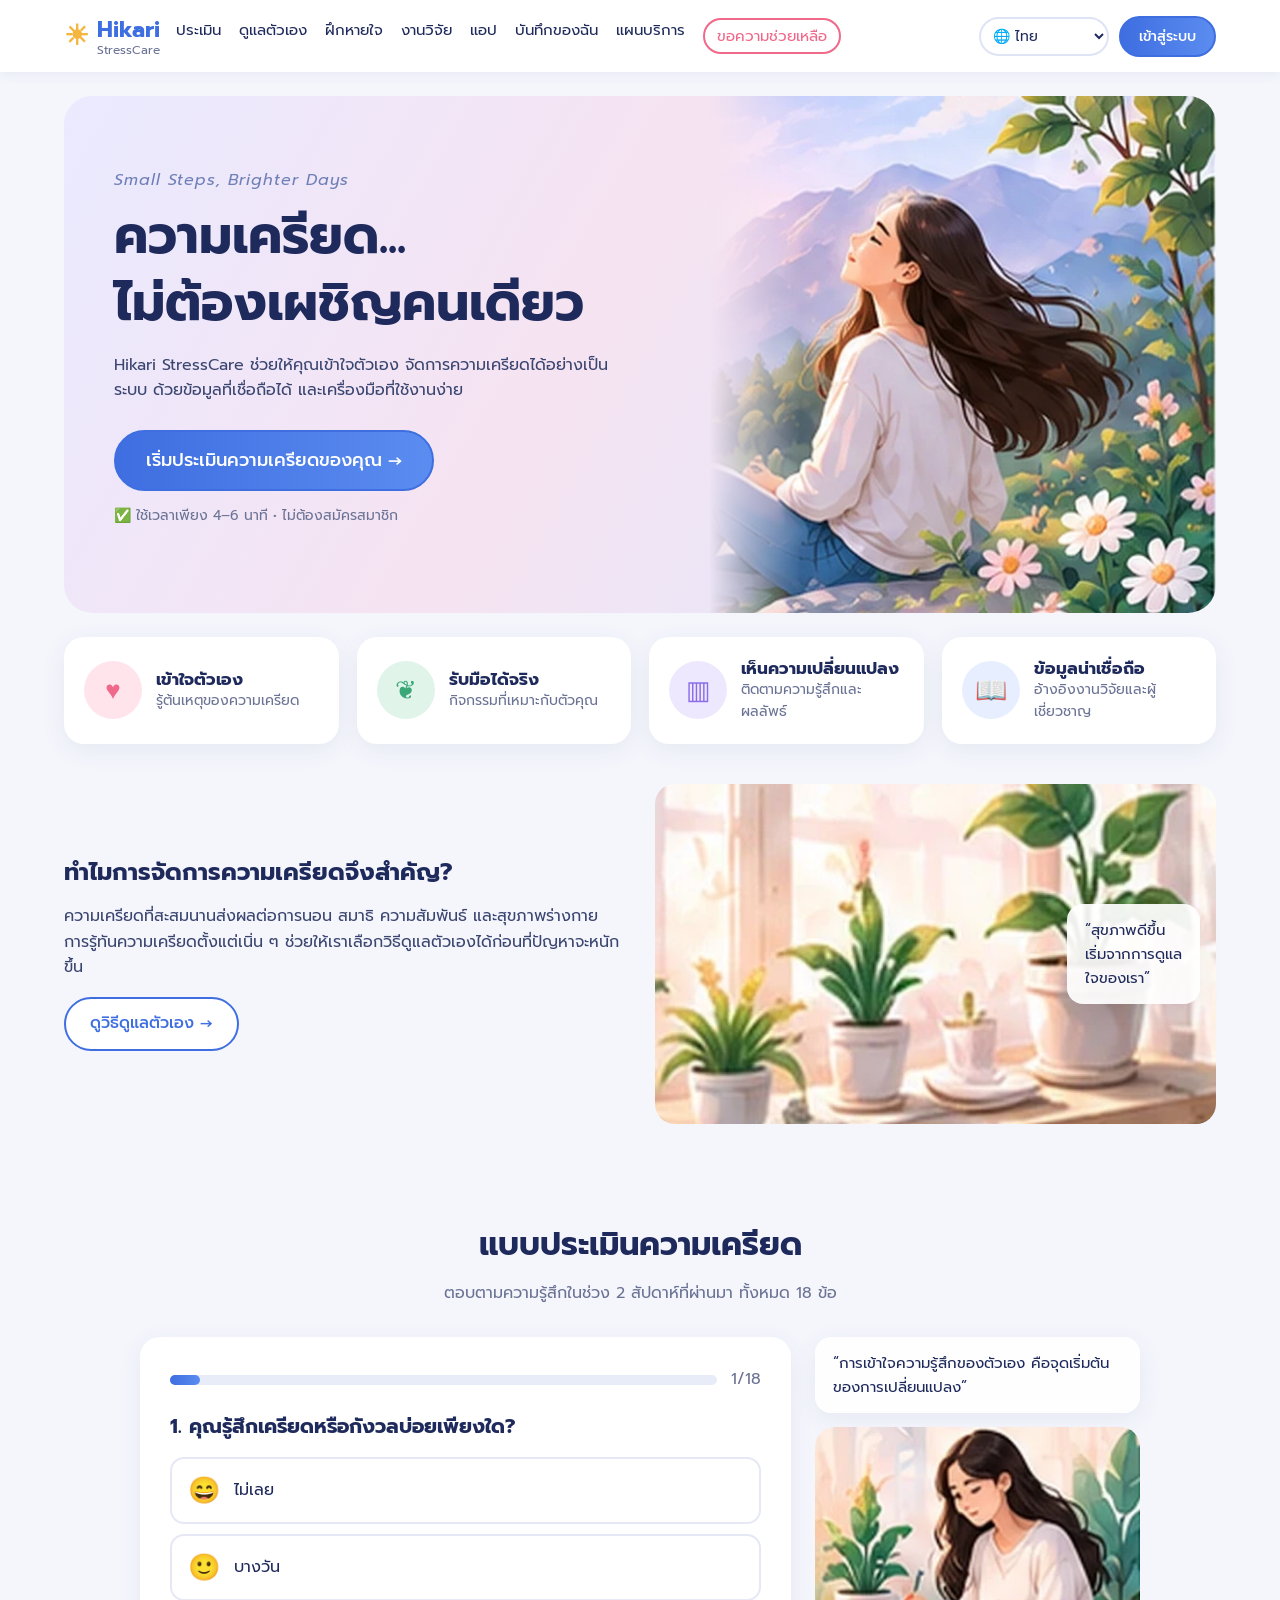
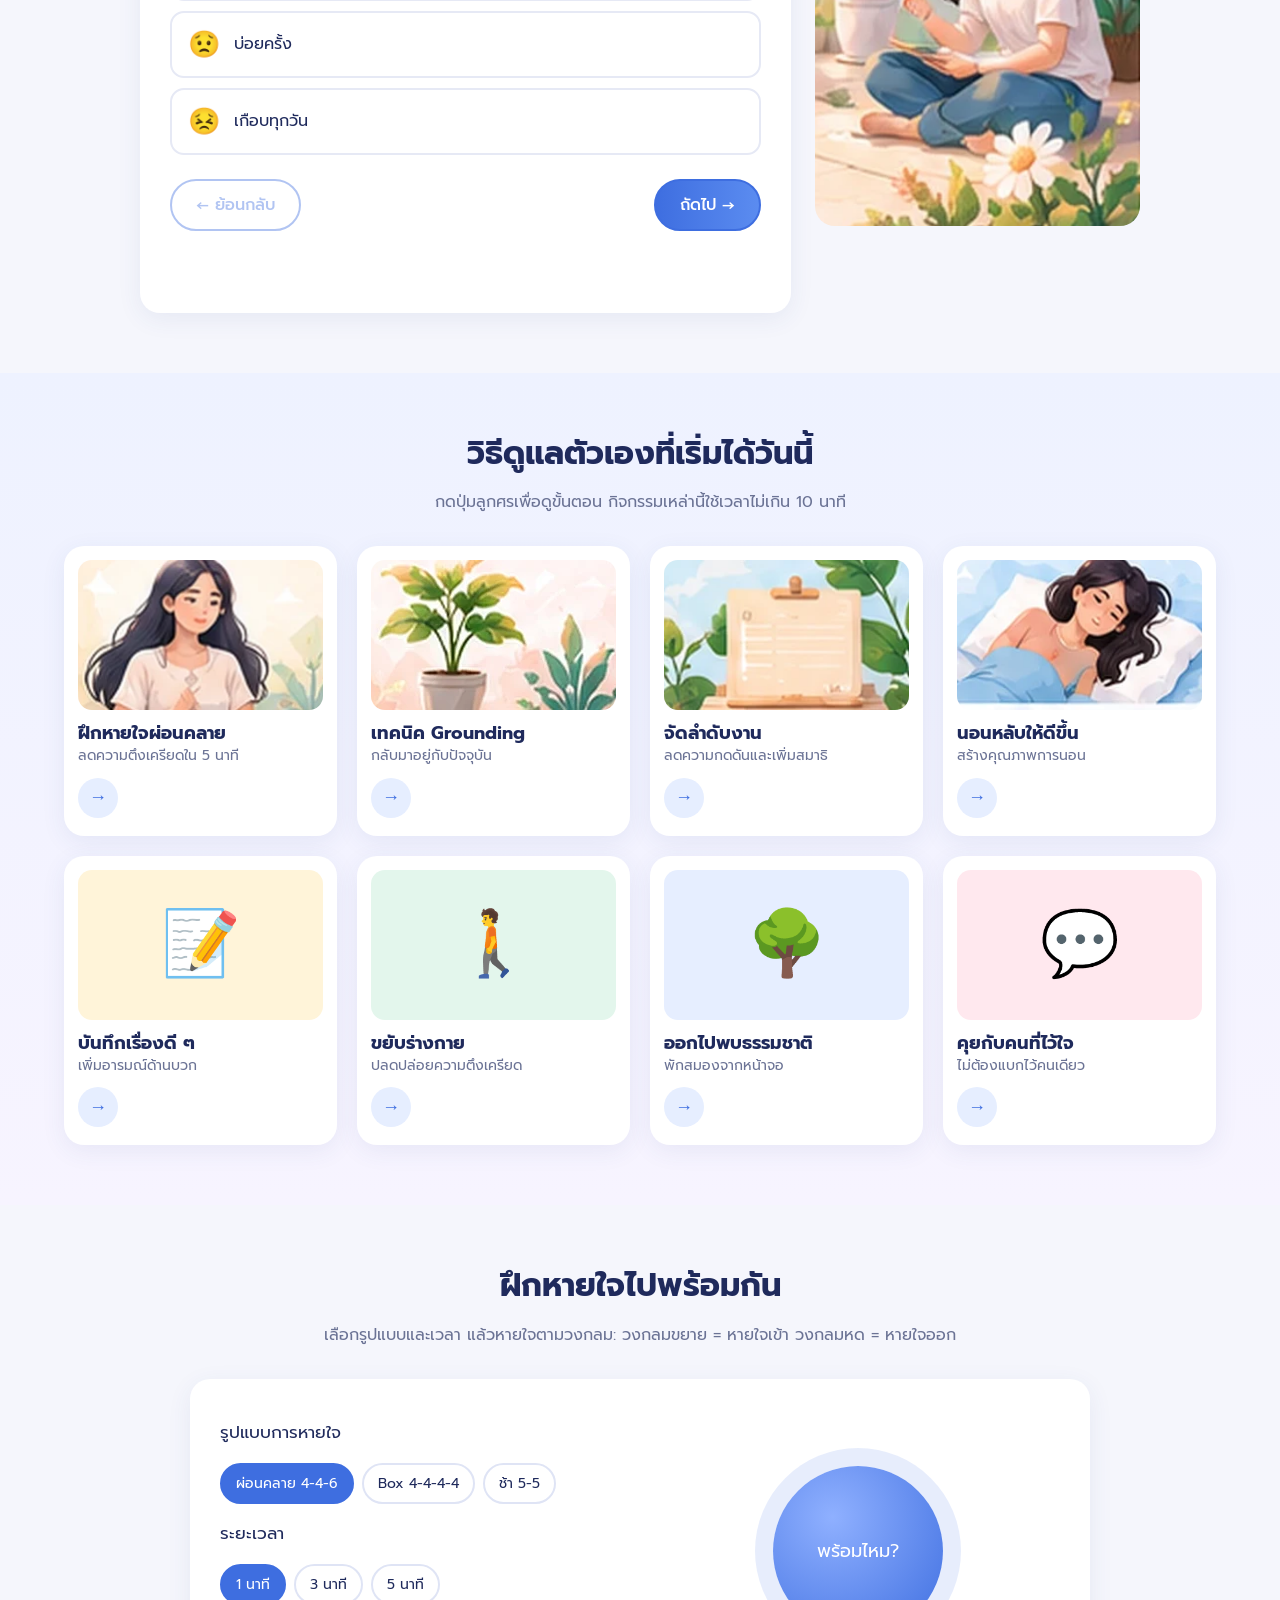
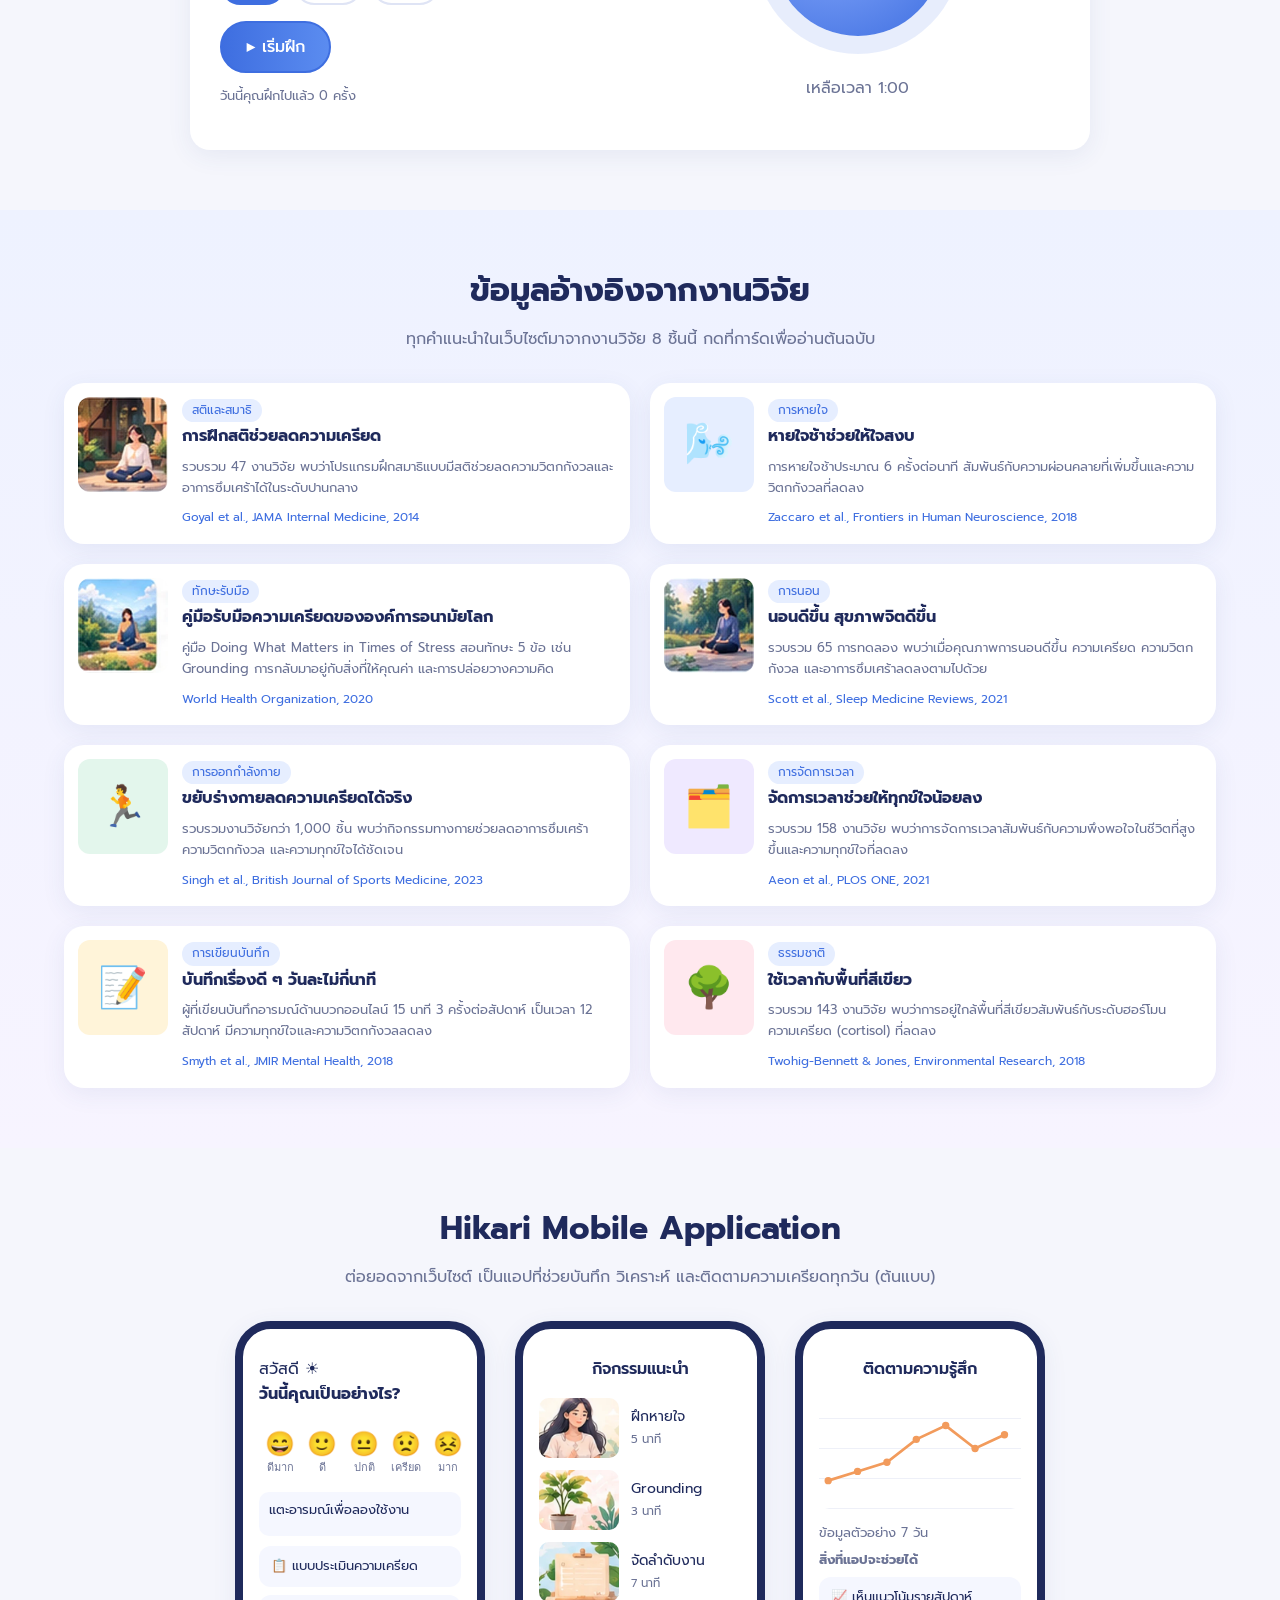
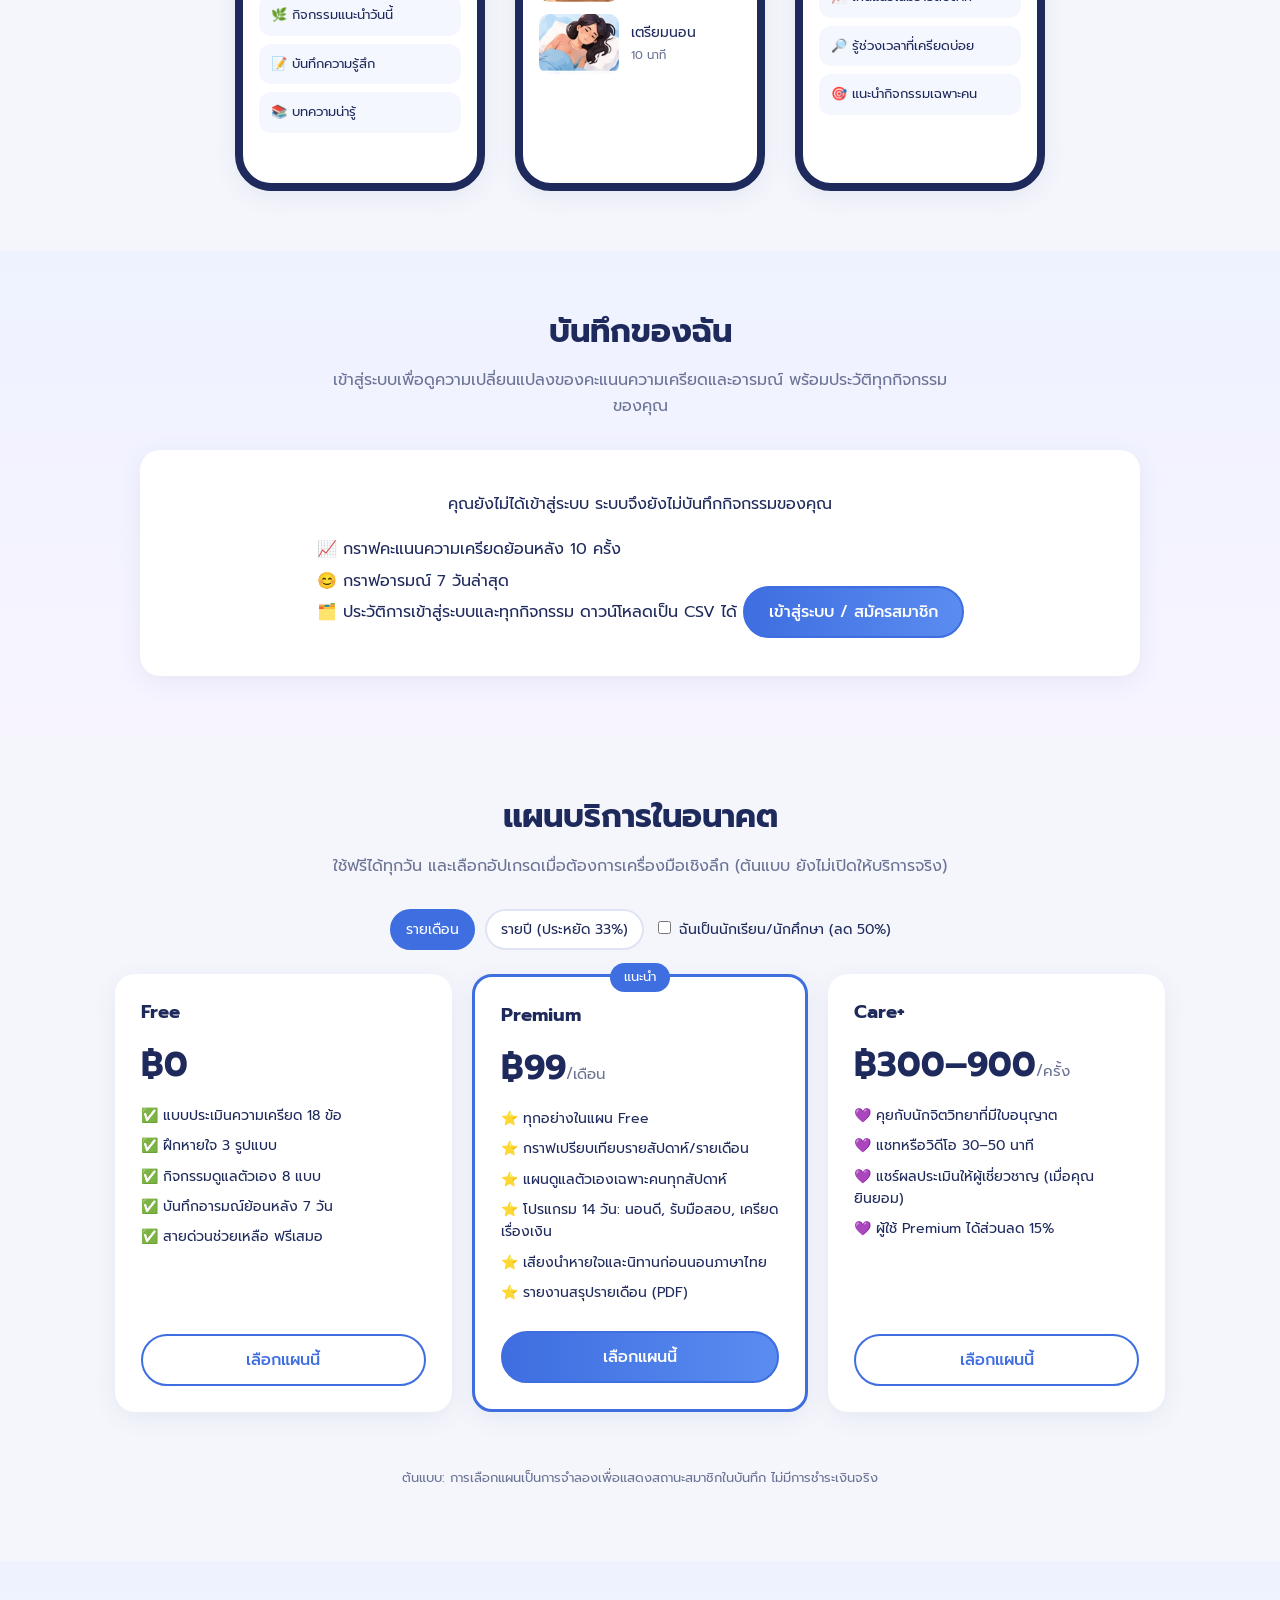
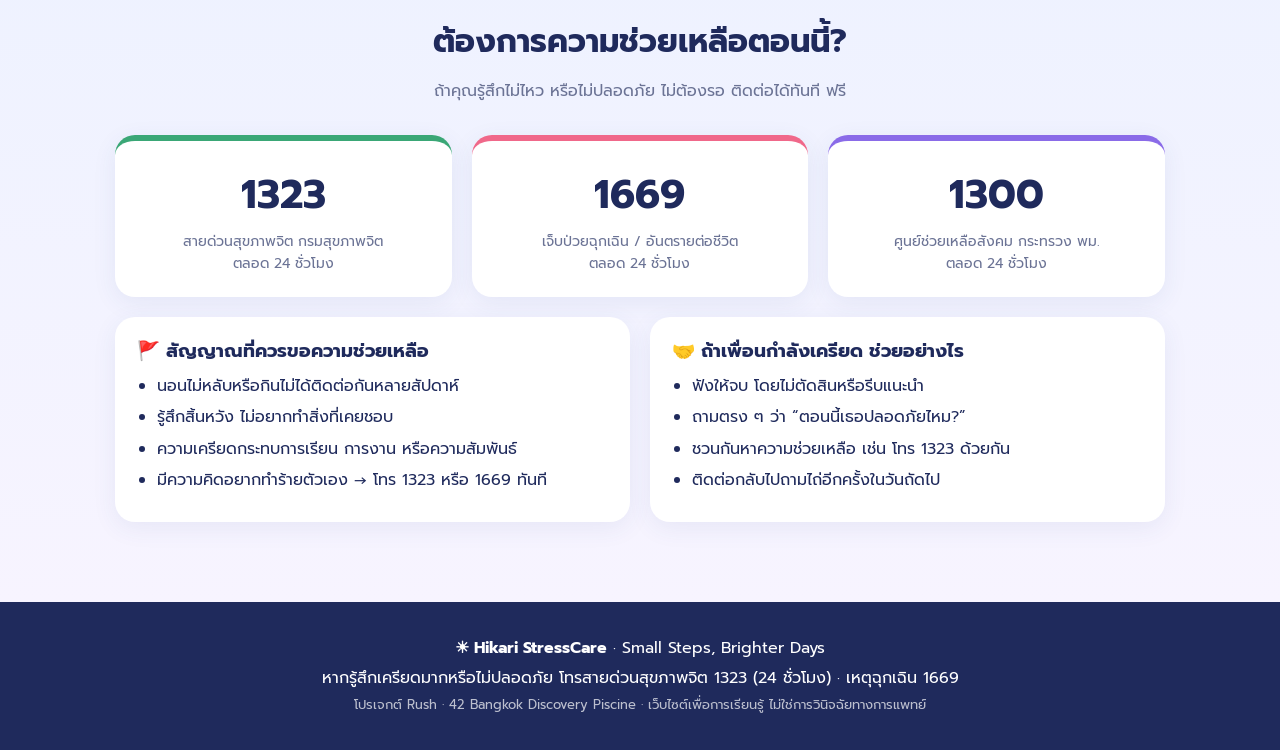
<file: rush/index.html>
<!DOCTYPE html>
<html lang="th">
<head>
    <meta charset="UTF-8">
    <meta name="viewport" content="width=device-width, initial-scale=1.0">
    <title>Hikari StressCare - ความเครียด ไม่ต้องเผชิญคนเดียว</title>
    <link rel="preconnect" href="https://fonts.googleapis.com">
    <link rel="stylesheet" href="https://fonts.googleapis.com/css2?family=Prompt:wght@400;500;600;700&display=swap">
    <link rel="stylesheet" href="style.css">
</head>
<body>

    <!-- ===== แถบเมนู (sticky) ===== -->
    <header class="topbar">
        <a href="#home" class="brand">
            <span class="brand-sun">☀</span>
            <span>Hikari<small>StressCare</small></span>
        </a>
        <button data-i18n-aria="header.1" id="menuButton" class="menu-button" aria-label="เปิดเมนู">☰</button>
        <nav id="navLinks" class="nav-links">
            <a data-i18n="header.2" href="#assessment">ประเมิน</a>
            <a data-i18n="header.3" href="#selfcare">ดูแลตัวเอง</a>
            <a data-i18n="header.4" href="#breathe">ฝึกหายใจ</a>
            <a data-i18n="header.5" href="#research">งานวิจัย</a>
            <a data-i18n="header.6" href="#app">แอป</a>
            <a data-i18n="header.7" href="#mylog">บันทึกของฉัน</a>
            <a data-i18n="header.8" href="#plans">แผนบริการ</a>
            <a data-i18n="header.9" href="#help" class="nav-help">ขอความช่วยเหลือ</a>
        </nav>
        <div class="top-actions">
            <select id="langSelect" class="lang-select" aria-label="เลือกภาษา">
                <option value="th">🌐 ไทย</option>
                <option value="en">🌐 English</option>
                <option value="zh">🌐 中文</option>
                <option value="hi">🌐 हिन्दी</option>
                <option value="es">🌐 Español</option>
                <option value="fr">🌐 Français</option>
                <option value="ar">🌐 العربية</option>
                <option value="pt">🌐 Português</option>
                <option value="ru">🌐 Русский</option>
                <option value="ja">🌐 日本語</option>
            </select>
            <button id="accountButton" class="btn btn-primary btn-small" data-dynamic>เข้าสู่ระบบ</button>
        </div>
    </header>

    <!-- ===== หน้าต่างเข้าสู่ระบบ / สมัครสมาชิก ===== -->
    <div id="authModal" class="modal hidden" role="dialog" aria-modal="true" aria-labelledby="authTitle">
        <div class="card modal-box">
            <button data-i18n-aria="auth.1" id="authClose" class="modal-close" aria-label="ปิดหน้าต่าง">×</button>
            <h2 id="authTitle" data-dynamic>เข้าสู่ระบบ</h2>
            <div class="chip-row">
                <button data-i18n="auth.2" id="tabLogin" class="chip selected">เข้าสู่ระบบ</button>
                <button data-i18n="auth.3" id="tabRegister" class="chip">สมัครสมาชิก</button>
            </div>
            <form id="authForm">
                <div class="field">
                    <div class="field-head">
                        <label for="authUser" data-i18n="auth.4">ชื่อผู้ใช้</label>
                        <!-- ชี้เมาส์ที่ ⓘ (หรือกด Tab มาที่ ⓘ) จึงแสดงเงื่อนไข -->
                        <div class="info-wrap" tabindex="0" aria-describedby="userRules">ⓘ
                            <ul id="userRules" class="rule-tip" role="tooltip">
                                <li data-rule="uchars" data-i18n="auth.r1">ใช้ได้เฉพาะ a–z และ 0–9</li>
                                <li data-rule="ulen" data-i18n="auth.r2">ยาว 5–30 ตัวอักษร</li>
                            </ul>
                        </div>
                    </div>
                    <input id="authUser" type="text" autocomplete="username" maxlength="30" aria-describedby="userRules">
                </div>
                <div class="field">
                    <div class="field-head">
                        <label for="authPass" data-i18n="auth.5">รหัสผ่าน</label>
                        <!-- ชี้เมาส์ที่ ⓘ (หรือกด Tab มาที่ ⓘ) จึงแสดงเงื่อนไข -->
                        <div class="info-wrap" tabindex="0" aria-describedby="passRules">ⓘ
                            <ul id="passRules" class="rule-tip" role="tooltip">
                                <li data-rule="plen" data-i18n="auth.r3">อย่างน้อย 8 ตัวอักษร</li>
                                <li data-rule="plower" data-i18n="auth.r4">มีตัวพิมพ์เล็ก (a–z)</li>
                                <li data-rule="pupper" data-i18n="auth.r5">มีตัวพิมพ์ใหญ่ (A–Z)</li>
                                <li data-rule="pdigit" data-i18n="auth.r6">มีตัวเลข (0–9)</li>
                                <li data-rule="pspecial" data-i18n="auth.r7">มีอักขระพิเศษ เช่น ! @ # $ %</li>
                            </ul>
                        </div>
                    </div>
                    <input id="authPass" type="password" autocomplete="current-password" maxlength="64" aria-describedby="passRules">
                </div>
                <p id="authMessage" class="quiz-message" data-dynamic></p>
                <button id="authSubmit" type="submit" class="btn btn-primary" data-dynamic>เข้าสู่ระบบ</button>
            </form>
            <p data-i18n="auth.6" class="disclaimer">ต้นแบบ: บัญชีและบันทึกเก็บไว้ในเบราว์เซอร์เครื่องนี้เท่านั้น รหัสผ่านถูกแปลงเป็นค่า hash ก่อนเก็บ แต่ไม่ควรใช้รหัสเดียวกับบัญชีจริง</p>
        </div>
    </div>

    <main>

        <!-- ===== 01 Hero ===== -->
        <section id="home" class="hero">
            <div class="hero-text">
                <p class="script">Small Steps, Brighter Days</p>
                <h1 data-i18n="home.1">ความเครียด...<br>ไม่ต้องเผชิญคนเดียว</h1>
                <p data-i18n="home.2" class="hero-lead">Hikari StressCare ช่วยให้คุณเข้าใจตัวเอง จัดการความเครียดได้อย่างเป็นระบบ ด้วยข้อมูลที่เชื่อถือได้ และเครื่องมือที่ใช้งานง่าย</p>
                <a data-i18n="home.3" href="#assessment" class="btn btn-primary btn-large">เริ่มประเมินความเครียดของคุณ →</a>
                <p data-i18n="home.4" class="hero-note">✅ ใช้เวลาเพียง 4–6 นาที • ไม่ต้องสมัครสมาชิก</p>
            </div>
            <img data-i18n-alt="home.5" src="images/hero-girl.webp" alt="หญิงสาวนั่งพักผ่อนริมทะเลสาบท่ามกลางดอกไม้" class="hero-image">
        </section>

        <!-- ===== 04–07 จุดเด่น 4 ข้อ ===== -->
        <section class="features">
            <a class="feature" href="#assessment">
                <span class="icon-circle pink">♥</span>
                <div>
                    <h3 data-i18n="features.1">เข้าใจตัวเอง</h3>
                    <p data-i18n="features.2">รู้ต้นเหตุของความเครียด</p>
                </div>
            </a>
            <a class="feature" href="#selfcare">
                <span class="icon-circle green">❦</span>
                <div>
                    <h3 data-i18n="features.3">รับมือได้จริง</h3>
                    <p data-i18n="features.4">กิจกรรมที่เหมาะกับตัวคุณ</p>
                </div>
            </a>
            <a class="feature" href="#mylog">
                <span class="icon-circle purple">▥</span>
                <div>
                    <h3 data-i18n="features.5">เห็นความเปลี่ยนแปลง</h3>
                    <p data-i18n="features.6">ติดตามความรู้สึกและผลลัพธ์</p>
                </div>
            </a>
            <a class="feature" href="#research">
                <span class="icon-circle blue">📖</span>
                <div>
                    <h3 data-i18n="features.7">ข้อมูลน่าเชื่อถือ</h3>
                    <p data-i18n="features.8">อ้างอิงงานวิจัยและผู้เชี่ยวชาญ</p>
                </div>
            </a>
        </section>

        <!-- ===== 03 ทำไมต้องดูแลใจ ===== -->
        <section class="why">
            <div class="why-text">
                <h2 data-i18n="why.1">ทำไมการจัดการความเครียดจึงสำคัญ?</h2>
                <p data-i18n="why.2">ความเครียดที่สะสมนานส่งผลต่อการนอน สมาธิ ความสัมพันธ์ และสุขภาพร่างกาย การรู้ทันความเครียดตั้งแต่เนิ่น ๆ ช่วยให้เราเลือกวิธีดูแลตัวเองได้ก่อนที่ปัญหาจะหนักขึ้น</p>
                <a data-i18n="why.3" href="#selfcare" class="btn btn-outline">ดูวิธีดูแลตัวเอง →</a>
            </div>
            <div class="why-image">
                <img data-i18n-alt="why.4" src="images/plants.webp" alt="กระถางต้นไม้ริมหน้าต่างในแสงยามเช้า">
                <p data-i18n="why.5" class="bubble">“สุขภาพดีขึ้น<br>เริ่มจากการดูแล<br>ใจของเรา”</p>
            </div>
        </section>

        <!-- ===== 02 แบบประเมิน + 09–11 ผลประเมิน ===== -->
        <section id="assessment" class="section">
            <div class="section-heading">
                <h2 data-i18n="assessment.1">แบบประเมินความเครียด</h2>
                <p data-i18n="assessment.2">ตอบตามความรู้สึกในช่วง 2 สัปดาห์ที่ผ่านมา ทั้งหมด 18 ข้อ</p>
            </div>

            <div class="assessment-layout">
                <div class="card assessment-card">

                    <!-- ส่วนคำถาม -->
                    <div id="quiz">
                        <div class="progress-row">
                            <div class="progress-track">
                                <div id="progressFill" class="progress-fill"></div>
                            </div>
                            <span id="progressText" data-dynamic>1/18</span>
                        </div>
                        <h3 id="questionText" data-dynamic class="question"></h3>
                        <div id="options" class="options"></div>
                        <div class="quiz-buttons">
                            <button data-i18n="assessment.3" id="backButton" class="btn btn-outline">← ย้อนกลับ</button>
                            <button id="nextButton" data-dynamic class="btn btn-primary">ถัดไป →</button>
                        </div>
                        <p id="quizMessage" data-dynamic class="quiz-message"></p>
                    </div>

                    <!-- ส่วนผลลัพธ์ (ซ่อนไว้จนกว่าจะตอบครบ) -->
                    <div id="result" class="result hidden">
                        <div class="result-top">
                            <div id="scoreRing" class="score-ring">
                                <div class="score-inner">
                                    <strong><span id="scoreNumber">0</span><small>/15</small></strong>
                                    <span id="scoreLevel" data-dynamic>-</span>
                                </div>
                            </div>
                            <div>
                                <p id="resultSummary" data-dynamic class="result-summary"></p>
                                <a data-i18n="assessment.4" href="#selfcare" class="btn btn-primary btn-small">ดูคำแนะนำเฉพาะคุณ →</a>
                            </div>
                        </div>

                        <h3 data-i18n="assessment.5" class="small-heading">ปัจจัยที่ส่งผลต่อความเครียด</h3>
                        <div id="factorBars" data-dynamic class="factor-bars"></div>

                        <h3 data-i18n="assessment.6" class="small-heading">คำแนะนำเบื้องต้น</h3>
                        <div id="quickTips" data-dynamic class="quick-tips"></div>

                        <h3 data-i18n="assessment.7" class="small-heading">ผลย้อนหลังของคุณ</h3>
                        <div id="historyBox" data-dynamic class="history"></div>

                        <p data-i18n="assessment.8" id="helpNote" class="help-note hidden">คะแนนของคุณค่อนข้างสูง ลองพูดคุยกับคนที่ไว้ใจหรือผู้เชี่ยวชาญ หรือโทรสายด่วนสุขภาพจิต <strong>1323</strong> (ตลอด 24 ชั่วโมง) · <a href="#help">ดูช่องทางช่วยเหลือ</a></p>
                        <p data-i18n="assessment.9" class="disclaimer">ผลนี้ใช้เพื่อสำรวจตัวเองเท่านั้น ไม่ใช่การวินิจฉัยทางการแพทย์ ผลย้อนหลังเก็บไว้ในเบราว์เซอร์ของคุณเท่านั้น ไม่ถูกส่งไปที่ใด</p>
                        <button data-i18n="assessment.10" id="restartButton" class="btn btn-outline">ทำแบบประเมินใหม่</button>
                    </div>
                </div>

                <aside class="assessment-aside">
                    <p data-i18n="assessment.11" class="bubble">“การเข้าใจความรู้สึกของตัวเอง คือจุดเริ่มต้นของการเปลี่ยนแปลง”</p>
                    <img data-i18n-alt="assessment.12" src="images/survey-girl.webp" alt="หญิงสาวนั่งจดบันทึกความรู้สึกข้างกระถางต้นไม้">
                </aside>
            </div>
        </section>

        <!-- ===== 08–11 การ์ดดูแลตัวเอง ===== -->
        <section id="selfcare" class="section tinted">
            <div class="section-heading">
                <h2 data-i18n="selfcare.1">วิธีดูแลตัวเองที่เริ่มได้วันนี้</h2>
                <p data-i18n="selfcare.2">กดปุ่มลูกศรเพื่อดูขั้นตอน กิจกรรมเหล่านี้ใช้เวลาไม่เกิน 10 นาที</p>
            </div>
            <div class="care-grid">
                <article class="card care-card">
                    <img data-i18n-alt="selfcare.3" src="images/care-breathe.webp" alt="หญิงสาวหลับตาฝึกหายใจ">
                    <h3 data-i18n="selfcare.4">ฝึกหายใจผ่อนคลาย</h3>
                    <p data-i18n="selfcare.5">ลดความตึงเครียดใน 5 นาที</p>
                    <button data-i18n-aria="selfcare.6" class="arrow-button" aria-label="ดูขั้นตอนฝึกหายใจ">→</button>
                    <p data-i18n="selfcare.7" class="care-steps hidden">หายใจเข้าทางจมูก 4 วินาที กลั้นไว้ 4 วินาที หายใจออกช้า ๆ ทางปาก 6 วินาที ทำซ้ำ 5–10 รอบ</p>
                </article>
                <article class="card care-card">
                    <img data-i18n-alt="selfcare.8" src="images/care-grounding.webp" alt="กระถางต้นไม้บนพื้นหลังสีพาสเทล">
                    <h3 data-i18n="selfcare.9">เทคนิค Grounding</h3>
                    <p data-i18n="selfcare.10">กลับมาอยู่กับปัจจุบัน</p>
                    <button data-i18n-aria="selfcare.11" class="arrow-button" aria-label="ดูขั้นตอน Grounding">→</button>
                    <p data-i18n="selfcare.12" class="care-steps hidden">มองหาสิ่งที่เห็น 5 อย่าง สัมผัสได้ 4 อย่าง ได้ยิน 3 อย่าง ได้กลิ่น 2 อย่าง และรับรส 1 อย่าง</p>
                </article>
                <article class="card care-card">
                    <img data-i18n-alt="selfcare.13" src="images/care-plan.webp" alt="กระดานจดรายการงานข้างต้นไม้">
                    <h3 data-i18n="selfcare.14">จัดลำดับงาน</h3>
                    <p data-i18n="selfcare.15">ลดความกดดันและเพิ่มสมาธิ</p>
                    <button data-i18n-aria="selfcare.16" class="arrow-button" aria-label="ดูขั้นตอนจัดลำดับงาน">→</button>
                    <p data-i18n="selfcare.17" class="care-steps hidden">จดงานทั้งหมดลงกระดาษ เลือก 3 งานที่สำคัญที่สุด แล้วแบ่งงานแรกเป็นขั้นเล็ก ๆ ที่ทำเสร็จได้ใน 25 นาที</p>
                </article>
                <article class="card care-card">
                    <img data-i18n-alt="selfcare.18" src="images/care-sleep.webp" alt="หญิงสาวนอนหลับสบายบนหมอน">
                    <h3 data-i18n="selfcare.19">นอนหลับให้ดีขึ้น</h3>
                    <p data-i18n="selfcare.20">สร้างคุณภาพการนอน</p>
                    <button data-i18n-aria="selfcare.21" class="arrow-button" aria-label="ดูขั้นตอนนอนหลับให้ดีขึ้น">→</button>
                    <p data-i18n="selfcare.22" class="care-steps hidden">เข้านอนและตื่นเวลาเดิมทุกวัน งดหน้าจอก่อนนอน 30 นาที และเลี่ยงกาแฟหลังบ่ายสองโมง</p>
                </article>
                <article class="card care-card">
                    <div class="care-icon yellow">📝</div>
                    <h3 data-i18n="selfcare.23">บันทึกเรื่องดี ๆ</h3>
                    <p data-i18n="selfcare.24">เพิ่มอารมณ์ด้านบวก</p>
                    <button data-i18n-aria="selfcare.25" class="arrow-button" aria-label="ดูขั้นตอนบันทึกเรื่องดี ๆ">→</button>
                    <p data-i18n="selfcare.26" class="care-steps hidden">ก่อนนอน เขียนเรื่องดี ๆ ที่เกิดขึ้นวันนี้ 3 เรื่อง และเขียนว่าเพราะอะไรมันจึงเกิดขึ้น ใช้เวลา 5–10 นาที</p>
                </article>
                <article class="card care-card">
                    <div class="care-icon green">🚶</div>
                    <h3 data-i18n="selfcare.27">ขยับร่างกาย</h3>
                    <p data-i18n="selfcare.28">ปลดปล่อยความตึงเครียด</p>
                    <button data-i18n-aria="selfcare.29" class="arrow-button" aria-label="ดูขั้นตอนขยับร่างกาย">→</button>
                    <p data-i18n="selfcare.30" class="care-steps hidden">เดินเร็ว ปั่นจักรยาน หรือเต้น 10–30 นาที อย่างน้อย 3 วันต่อสัปดาห์ เริ่มจากน้อย ๆ ก่อน แล้วค่อยเพิ่ม</p>
                </article>
                <article class="card care-card">
                    <div class="care-icon blue">🌳</div>
                    <h3 data-i18n="selfcare.31">ออกไปพบธรรมชาติ</h3>
                    <p data-i18n="selfcare.32">พักสมองจากหน้าจอ</p>
                    <button data-i18n-aria="selfcare.33" class="arrow-button" aria-label="ดูขั้นตอนออกไปพบธรรมชาติ">→</button>
                    <p data-i18n="selfcare.34" class="care-steps hidden">ใช้เวลา 20 นาทีในสวนหรือที่ที่มีต้นไม้ ปิดเสียงโทรศัพท์ แล้วสังเกตสี เสียง และกลิ่นรอบตัว</p>
                </article>
                <article class="card care-card">
                    <div class="care-icon pink">💬</div>
                    <h3 data-i18n="selfcare.35">คุยกับคนที่ไว้ใจ</h3>
                    <p data-i18n="selfcare.36">ไม่ต้องแบกไว้คนเดียว</p>
                    <button data-i18n-aria="selfcare.37" class="arrow-button" aria-label="ดูขั้นตอนคุยกับคนที่ไว้ใจ">→</button>
                    <p data-i18n="selfcare.38" class="care-steps hidden">เลือกคน 1 คนที่รู้สึกปลอดภัย เล่าสิ่งที่กังวลสั้น ๆ และบอกว่าอยากให้เขาแค่ฟัง หรืออยากได้คำแนะนำ</p>
                </article>
            </div>
        </section>

        <!-- ===== ตัวจับเวลาฝึกหายใจ ===== -->
        <section id="breathe" class="section">
            <div class="section-heading">
                <h2 data-i18n="breathe.1">ฝึกหายใจไปพร้อมกัน</h2>
                <p data-i18n="breathe.2">เลือกรูปแบบและเวลา แล้วหายใจตามวงกลม: วงกลมขยาย = หายใจเข้า วงกลมหด = หายใจออก</p>
            </div>
            <div class="card breathe-card">
                <div class="breathe-controls">
                    <p data-i18n="breathe.3" class="small-heading">รูปแบบการหายใจ</p>
                    <div class="chip-row" id="patternButtons">
                        <button data-i18n="breathe.4" class="chip selected" data-pattern="relax">ผ่อนคลาย 4-4-6</button>
                        <button class="chip" data-pattern="box">Box 4-4-4-4</button>
                        <button data-i18n="breathe.5" class="chip" data-pattern="slow">ช้า 5-5</button>
                    </div>
                    <p data-i18n="breathe.6" class="small-heading">ระยะเวลา</p>
                    <div class="chip-row" id="timeButtons">
                        <button data-i18n="breathe.7" class="chip selected" data-minutes="1">1 นาที</button>
                        <button data-i18n="breathe.8" class="chip" data-minutes="3">3 นาที</button>
                        <button data-i18n="breathe.9" class="chip" data-minutes="5">5 นาที</button>
                    </div>
                    <button id="breatheButton" data-dynamic class="btn btn-primary">▶ เริ่มฝึก</button>
                    <p id="breatheCount" data-dynamic class="disclaimer">วันนี้คุณฝึกไปแล้ว 0 ครั้ง</p>
                </div>
                <div class="breathe-stage">
                    <div id="breatheCircle" class="breathe-circle">
                        <span id="breathePhase" data-dynamic>พร้อมไหม?</span>
                        <strong id="breatheSeconds" data-dynamic></strong>
                    </div>
                    <p id="breatheLeft" data-dynamic class="breathe-left">เหลือเวลา 1:00</p>
                </div>
            </div>
        </section>

        <!-- ===== 12–14 งานวิจัย ===== -->
        <section id="research" class="section tinted">
            <div class="section-heading">
                <h2 data-i18n="research.1">ข้อมูลอ้างอิงจากงานวิจัย</h2>
                <p data-i18n="research.2">ทุกคำแนะนำในเว็บไซต์มาจากงานวิจัย 8 ชิ้นนี้ กดที่การ์ดเพื่ออ่านต้นฉบับ</p>
            </div>
            <div class="research-grid">
                <a class="card research-card" href="https://pubmed.ncbi.nlm.nih.gov/24395196/" target="_blank" rel="noopener">
                    <img data-i18n-alt="research.3" src="images/research-1.webp" alt="หญิงสาวนั่งทำสมาธิ">
                    <div>
                        <span data-i18n="research.4" class="tag">สติและสมาธิ</span>
                        <h3 data-i18n="research.5">การฝึกสติช่วยลดความเครียด</h3>
                        <p data-i18n="research.6">รวบรวม 47 งานวิจัย พบว่าโปรแกรมฝึกสมาธิแบบมีสติช่วยลดความวิตกกังวลและอาการซึมเศร้าได้ในระดับปานกลาง</p>
                        <span class="source">Goyal et al., JAMA Internal Medicine, 2014</span>
                    </div>
                </a>
                <a class="card research-card" href="https://pubmed.ncbi.nlm.nih.gov/30245619/" target="_blank" rel="noopener">
                    <div class="research-icon blue">🌬️</div>
                    <div>
                        <span data-i18n="research.7" class="tag">การหายใจ</span>
                        <h3 data-i18n="research.8">หายใจช้าช่วยให้ใจสงบ</h3>
                        <p data-i18n="research.9">การหายใจช้าประมาณ 6 ครั้งต่อนาที สัมพันธ์กับความผ่อนคลายที่เพิ่มขึ้นและความวิตกกังวลที่ลดลง</p>
                        <span class="source">Zaccaro et al., Frontiers in Human Neuroscience, 2018</span>
                    </div>
                </a>
                <a class="card research-card" href="https://www.who.int/publications/i/item/9789240003927" target="_blank" rel="noopener">
                    <img data-i18n-alt="research.10" src="images/research-2.webp" alt="หญิงสาวนั่งพักกลางธรรมชาติ">
                    <div>
                        <span data-i18n="research.11" class="tag">ทักษะรับมือ</span>
                        <h3 data-i18n="research.12">คู่มือรับมือความเครียดขององค์การอนามัยโลก</h3>
                        <p data-i18n="research.13">คู่มือ Doing What Matters in Times of Stress สอนทักษะ 5 ข้อ เช่น Grounding การกลับมาอยู่กับสิ่งที่ให้คุณค่า และการปล่อยวางความคิด</p>
                        <span class="source">World Health Organization, 2020</span>
                    </div>
                </a>
                <a class="card research-card" href="https://pubmed.ncbi.nlm.nih.gov/34607184/" target="_blank" rel="noopener">
                    <img data-i18n-alt="research.14" src="images/research-3.webp" alt="หญิงสาวนั่งผ่อนคลายในสวน">
                    <div>
                        <span data-i18n="research.15" class="tag">การนอน</span>
                        <h3 data-i18n="research.16">นอนดีขึ้น สุขภาพจิตดีขึ้น</h3>
                        <p data-i18n="research.17">รวบรวม 65 การทดลอง พบว่าเมื่อคุณภาพการนอนดีขึ้น ความเครียด ความวิตกกังวล และอาการซึมเศร้าลดลงตามไปด้วย</p>
                        <span class="source">Scott et al., Sleep Medicine Reviews, 2021</span>
                    </div>
                </a>
                <a class="card research-card" href="https://bjsm.bmj.com/content/bjsports/early/2023/07/11/bjsports-2022-106195.full.pdf" target="_blank" rel="noopener">
                    <div class="research-icon green">🏃</div>
                    <div>
                        <span data-i18n="research.18" class="tag">การออกกำลังกาย</span>
                        <h3 data-i18n="research.19">ขยับร่างกายลดความเครียดได้จริง</h3>
                        <p data-i18n="research.20">รวบรวมงานวิจัยกว่า 1,000 ชิ้น พบว่ากิจกรรมทางกายช่วยลดอาการซึมเศร้า ความวิตกกังวล และความทุกข์ใจได้ชัดเจน</p>
                        <span class="source">Singh et al., British Journal of Sports Medicine, 2023</span>
                    </div>
                </a>
                <a class="card research-card" href="https://www.ncbi.nlm.nih.gov/pmc/articles/PMC7799745/" target="_blank" rel="noopener">
                    <div class="research-icon purple">🗂️</div>
                    <div>
                        <span data-i18n="research.21" class="tag">การจัดการเวลา</span>
                        <h3 data-i18n="research.22">จัดการเวลาช่วยให้ทุกข์ใจน้อยลง</h3>
                        <p data-i18n="research.23">รวบรวม 158 งานวิจัย พบว่าการจัดการเวลาสัมพันธ์กับความพึงพอใจในชีวิตที่สูงขึ้นและความทุกข์ใจที่ลดลง</p>
                        <span class="source">Aeon et al., PLOS ONE, 2021</span>
                    </div>
                </a>
                <a class="card research-card" href="https://pmc.ncbi.nlm.nih.gov/articles/PMC6305886/" target="_blank" rel="noopener">
                    <div class="research-icon yellow">📝</div>
                    <div>
                        <span data-i18n="research.24" class="tag">การเขียนบันทึก</span>
                        <h3 data-i18n="research.25">บันทึกเรื่องดี ๆ วันละไม่กี่นาที</h3>
                        <p data-i18n="research.26">ผู้ที่เขียนบันทึกอารมณ์ด้านบวกออนไลน์ 15 นาที 3 ครั้งต่อสัปดาห์ เป็นเวลา 12 สัปดาห์ มีความทุกข์ใจและความวิตกกังวลลดลง</p>
                        <span class="source">Smyth et al., JMIR Mental Health, 2018</span>
                    </div>
                </a>
                <a class="card research-card" href="https://pmc.ncbi.nlm.nih.gov/articles/PMC6562165/" target="_blank" rel="noopener">
                    <div class="research-icon pink">🌳</div>
                    <div>
                        <span data-i18n="research.27" class="tag">ธรรมชาติ</span>
                        <h3 data-i18n="research.28">ใช้เวลากับพื้นที่สีเขียว</h3>
                        <p data-i18n="research.29">รวบรวม 143 งานวิจัย พบว่าการอยู่ใกล้พื้นที่สีเขียวสัมพันธ์กับระดับฮอร์โมนความเครียด (cortisol) ที่ลดลง</p>
                        <span class="source">Twohig-Bennett & Jones, Environmental Research, 2018</span>
                    </div>
                </a>
            </div>
        </section>

        <!-- ===== 15–20 ตัวอย่างแอปพลิเคชัน ===== -->
        <section id="app" class="section">
            <div class="section-heading">
                <h2>Hikari Mobile Application</h2>
                <p data-i18n="app.1">ต่อยอดจากเว็บไซต์ เป็นแอปที่ช่วยบันทึก วิเคราะห์ และติดตามความเครียดทุกวัน (ต้นแบบ)</p>
            </div>
            <div class="phones">

                <!-- จอที่ 1: หน้าแรก + เลือกอารมณ์ (ใช้งานได้จริง) -->
                <div class="phone">
                    <p data-i18n="app.2" class="phone-hello">สวัสดี ☀<br><strong>วันนี้คุณเป็นอย่างไร?</strong></p>
                    <div class="mood-row">
                        <button class="mood-button" data-mood="great">😄<small data-i18n="app.3">ดีมาก</small></button>
                        <button class="mood-button" data-mood="good">🙂<small data-i18n="app.4">ดี</small></button>
                        <button class="mood-button" data-mood="ok">😐<small data-i18n="app.5">ปกติ</small></button>
                        <button class="mood-button" data-mood="stressed">😟<small data-i18n="app.6">เครียด</small></button>
                        <button class="mood-button" data-mood="very">😣<small data-i18n="app.7">มาก</small></button>
                    </div>
                    <p id="moodMessage" data-dynamic class="mood-message">แตะอารมณ์เพื่อลองใช้งาน</p>
                    <ul class="phone-menu">
                        <li data-i18n="app.8">📋 แบบประเมินความเครียด</li>
                        <li data-i18n="app.9">🌿 กิจกรรมแนะนำวันนี้</li>
                        <li data-i18n="app.10">📝 บันทึกความรู้สึก</li>
                        <li data-i18n="app.11">📚 บทความน่ารู้</li>
                    </ul>
                </div>

                <!-- จอที่ 2: กิจกรรมแนะนำ -->
                <div class="phone">
                    <p data-i18n="app.12" class="phone-title">กิจกรรมแนะนำ</p>
                    <div class="phone-activity"><img src="images/care-breathe.webp" alt=""><span data-i18n="app.13">ฝึกหายใจ<br><small>5 นาที</small></span></div>
                    <div class="phone-activity"><img src="images/care-grounding.webp" alt=""><span data-i18n="app.14">Grounding<br><small>3 นาที</small></span></div>
                    <div class="phone-activity"><img src="images/care-plan.webp" alt=""><span data-i18n="app.15">จัดลำดับงาน<br><small>7 นาที</small></span></div>
                    <div class="phone-activity"><img src="images/care-sleep.webp" alt=""><span data-i18n="app.16">เตรียมนอน<br><small>10 นาที</small></span></div>
                </div>

                <!-- จอที่ 3: กราฟติดตามความรู้สึก -->
                <div class="phone">
                    <p data-i18n="app.17" class="phone-title">ติดตามความรู้สึก</p>
                    <svg class="phone-chart" viewBox="0 0 220 120" aria-label="กราฟตัวอย่างความเครียด 7 วัน">
                        <polyline points="10,90 42,80 74,70 106,45 138,30 170,55 202,40" fill="none" stroke="#f29b5c" stroke-width="3"/>
                        <circle cx="10" cy="90" r="4" fill="#f29b5c"/>
                        <circle cx="42" cy="80" r="4" fill="#f29b5c"/>
                        <circle cx="74" cy="70" r="4" fill="#f29b5c"/>
                        <circle cx="106" cy="45" r="4" fill="#f29b5c"/>
                        <circle cx="138" cy="30" r="4" fill="#f29b5c"/>
                        <circle cx="170" cy="55" r="4" fill="#f29b5c"/>
                        <circle cx="202" cy="40" r="4" fill="#f29b5c"/>
                    </svg>
                    <p data-i18n="app.18" class="phone-small">ข้อมูลตัวอย่าง 7 วัน</p>
                    <p class="phone-small"><strong data-i18n="app.19">สิ่งที่แอปจะช่วยได้</strong></p>
                    <ul class="phone-menu">
                        <li data-i18n="app.20">📈 เห็นแนวโน้มรายสัปดาห์</li>
                        <li data-i18n="app.21">🔎 รู้ช่วงเวลาที่เครียดบ่อย</li>
                        <li data-i18n="app.22">🎯 แนะนำกิจกรรมเฉพาะคน</li>
                    </ul>
                </div>
            </div>
        </section>

        <!-- ===== บันทึกของฉัน (ต้องเข้าสู่ระบบ) ===== -->
        <section id="mylog" class="section tinted">
            <div class="section-heading">
                <h2 data-i18n="mylog.1">บันทึกของฉัน</h2>
                <p data-i18n="mylog.2">เข้าสู่ระบบเพื่อดูความเปลี่ยนแปลงของคะแนนความเครียดและอารมณ์ พร้อมประวัติทุกกิจกรรมของคุณ</p>
            </div>
            <div id="logGuest" class="card log-card">
                <p data-i18n="mylog.3">คุณยังไม่ได้เข้าสู่ระบบ ระบบจึงยังไม่บันทึกกิจกรรมของคุณ</p>
                <ul class="guest-perks">
                    <li data-i18n="mylog.g1">📈 กราฟคะแนนความเครียดย้อนหลัง 10 ครั้ง</li>
                    <li data-i18n="mylog.g2">😊 กราฟอารมณ์ 7 วันล่าสุด</li>
                    <li data-i18n="mylog.g3">🗂️ ประวัติการเข้าสู่ระบบและทุกกิจกรรม ดาวน์โหลดเป็น CSV ได้</li>
                </ul>
                <button data-i18n="mylog.4" class="btn btn-primary open-auth">เข้าสู่ระบบ / สมัครสมาชิก</button>
            </div>
            <div id="logUser" class="card log-card hidden">
                <div class="log-head">
                    <div>
                        <h3 id="logHello" data-dynamic></h3>
                        <p id="logSub" class="disclaimer" data-dynamic></p>
                    </div>
                    <div class="log-buttons">
                        <button data-i18n="mylog.5" id="downloadLog" class="btn btn-outline btn-small">⬇ ดาวน์โหลด (CSV)</button>
                        <button id="clearLog" class="btn btn-outline btn-small" data-dynamic>ลบบันทึก</button>
                        <button data-i18n="mylog.6" id="logoutButton" class="btn btn-primary btn-small">ออกจากระบบ</button>
                    </div>
                </div>
                <div class="log-stats">
                    <div class="stat"><b id="statAssess">0</b><span data-i18n="mylog.7">ครั้งที่ประเมิน</span></div>
                    <div class="stat"><b id="statBreathe">0</b><span data-i18n="mylog.8">ครั้งที่ฝึกหายใจครบ</span></div>
                    <div class="stat"><b id="statMood">0</b><span data-i18n="mylog.9">ครั้งที่บันทึกอารมณ์</span></div>
                    <div class="stat"><b id="statPlan" data-dynamic>Free</b><span data-i18n="mylog.10">สถานะสมาชิก</span></div>
                </div>

                <!-- ===== ความเปลี่ยนแปลงของฉัน (กราฟ) ===== -->
                <div id="progress" class="progress-area">
                    <h3 data-i18n="mylog.p1">📈 ความเปลี่ยนแปลงของฉัน</h3>
                    <div class="progress-grid">
                        <div class="chart-card">
                            <p class="small-heading" data-i18n="mylog.p2">คะแนนความเครียด (10 ครั้งล่าสุด ยิ่งต่ำยิ่งดี)</p>
                            <svg id="scoreChart" class="chart" viewBox="0 0 320 170" role="img"></svg>
                            <p id="scoreSummary" class="chart-summary" data-dynamic></p>
                        </div>
                        <div class="chart-card">
                            <p class="small-heading" data-i18n="mylog.p3">อารมณ์ 7 วันล่าสุด</p>
                            <svg id="moodChart" class="chart" viewBox="0 0 320 170" role="img"></svg>
                            <p id="moodSummary" class="chart-summary" data-dynamic></p>
                            <p class="checkin-title" data-i18n="mylog.p4">วันนี้รู้สึกอย่างไร? แตะเพื่อบันทึก</p>
                            <div class="mood-row checkin-row">
                                <button class="mood-button" data-mood="great">😄<small data-dynamic></small></button>
                                <button class="mood-button" data-mood="good">🙂<small data-dynamic></small></button>
                                <button class="mood-button" data-mood="ok">😐<small data-dynamic></small></button>
                                <button class="mood-button" data-mood="stressed">😟<small data-dynamic></small></button>
                                <button class="mood-button" data-mood="very">😣<small data-dynamic></small></button>
                            </div>
                            <p id="checkinMessage" class="mood-message" data-dynamic></p>
                        </div>
                    </div>
                </div>

                <h3 data-i18n="mylog.p5">🗂️ ประวัติกิจกรรม</h3>
                <div id="logFilters" class="chip-row"></div>
                <div class="table-wrap">
                    <table class="log-table">
                        <thead>
                            <tr><th data-i18n="mylog.11">เวลา</th><th data-i18n="mylog.u1">ผู้ใช้</th><th data-i18n="mylog.u2">สถานะ</th><th data-i18n="mylog.12">กิจกรรม</th><th data-i18n="mylog.13">รายละเอียด</th></tr>
                        </thead>
                        <tbody id="logBody"></tbody>
                    </table>
                </div>
                <p data-i18n="mylog.14" id="logEmpty" class="disclaimer">ยังไม่มีบันทึก ลองทำแบบประเมินหรือฝึกหายใจดูนะ</p>
            </div>
        </section>

        <!-- ===== แผนบริการ Free / Premium (ต้นแบบ) ===== -->
        <section id="plans" class="section">
            <div class="section-heading">
                <h2 data-i18n="plans.1">แผนบริการในอนาคต</h2>
                <p data-i18n="plans.2">ใช้ฟรีได้ทุกวัน และเลือกอัปเกรดเมื่อต้องการเครื่องมือเชิงลึก (ต้นแบบ ยังไม่เปิดให้บริการจริง)</p>
            </div>
            <div class="plan-switch">
                <button data-i18n="plans.3" class="chip selected" data-billing="month">รายเดือน</button>
                <button data-i18n="plans.4" class="chip" data-billing="year">รายปี (ประหยัด 33%)</button>
                <label class="student-check"><input type="checkbox" id="studentCheck"> <span data-i18n="plans.5">ฉันเป็นนักเรียน/นักศึกษา (ลด 50%)</span></label>
            </div>
            <div class="plan-grid">
                <article class="card plan-card">
                    <h3>Free</h3>
                    <p class="price">฿0</p>
                    <ul>
                        <li data-i18n="plans.6">✅ แบบประเมินความเครียด 18 ข้อ</li>
                        <li data-i18n="plans.7">✅ ฝึกหายใจ 3 รูปแบบ</li>
                        <li data-i18n="plans.8">✅ กิจกรรมดูแลตัวเอง 8 แบบ</li>
                        <li data-i18n="plans.9">✅ บันทึกอารมณ์ย้อนหลัง 7 วัน</li>
                        <li data-i18n="plans.10">✅ สายด่วนช่วยเหลือ ฟรีเสมอ</li>
                    </ul>
                    <button class="btn btn-outline plan-button" data-plan="free" data-dynamic>ใช้แผนนี้</button>
                </article>
                <article class="card plan-card featured">
                    <span data-i18n="plans.12" class="plan-badge">แนะนำ</span>
                    <h3>Premium</h3>
                    <p class="price"><span id="premiumPrice" data-dynamic>฿99</span><small id="premiumUnit" data-dynamic>/เดือน</small></p>
                    <ul>
                        <li data-i18n="plans.13">⭐ ทุกอย่างในแผน Free</li>
                        <li data-i18n="plans.14">⭐ กราฟเปรียบเทียบรายสัปดาห์/รายเดือน</li>
                        <li data-i18n="plans.15">⭐ แผนดูแลตัวเองเฉพาะคนทุกสัปดาห์</li>
                        <li data-i18n="plans.16">⭐ โปรแกรม 14 วัน: นอนดี, รับมือสอบ, เครียดเรื่องเงิน</li>
                        <li data-i18n="plans.17">⭐ เสียงนำหายใจและนิทานก่อนนอนภาษาไทย</li>
                        <li data-i18n="plans.18">⭐ รายงานสรุปรายเดือน (PDF)</li>
                    </ul>
                    <button class="btn btn-primary plan-button" data-plan="premium" data-dynamic>ใช้แผนนี้</button>
                </article>
                <article class="card plan-card">
                    <h3>Care+</h3>
                    <p class="price">฿300–900<small data-i18n="plans.20">/ครั้ง</small></p>
                    <ul>
                        <li data-i18n="plans.21">💜 คุยกับนักจิตวิทยาที่มีใบอนุญาต</li>
                        <li data-i18n="plans.22">💜 แชทหรือวิดีโอ 30–50 นาที</li>
                        <li data-i18n="plans.23">💜 แชร์ผลประเมินให้ผู้เชี่ยวชาญ (เมื่อคุณยินยอม)</li>
                        <li data-i18n="plans.24">💜 ผู้ใช้ Premium ได้ส่วนลด 15%</li>
                    </ul>
                    <button class="btn btn-outline plan-button" data-plan="careplus" data-dynamic>ใช้แผนนี้</button>
                </article>
            </div>
            <p id="planMessage" data-dynamic class="interest-message"></p>
            <p class="disclaimer plan-note" data-i18n="plans.note">ต้นแบบ: การเลือกแผนเป็นการจำลองเพื่อแสดงสถานะสมาชิกในบันทึก ไม่มีการชำระเงินจริง</p>
        </section>

        <!-- ===== ขอความช่วยเหลือ ===== -->
        <section id="help" class="section tinted">
            <div class="section-heading">
                <h2 data-i18n="help.1">ต้องการความช่วยเหลือตอนนี้?</h2>
                <p data-i18n="help.2">ถ้าคุณรู้สึกไม่ไหว หรือไม่ปลอดภัย ไม่ต้องรอ ติดต่อได้ทันที ฟรี</p>
            </div>
            <div class="hotline-grid">
                <a class="card hotline-card" href="tel:1323">
                    <strong>1323</strong>
                    <span data-i18n="help.3">สายด่วนสุขภาพจิต กรมสุขภาพจิต<br>ตลอด 24 ชั่วโมง</span>
                </a>
                <a class="card hotline-card red" href="tel:1669">
                    <strong>1669</strong>
                    <span data-i18n="help.4">เจ็บป่วยฉุกเฉิน / อันตรายต่อชีวิต<br>ตลอด 24 ชั่วโมง</span>
                </a>
                <a class="card hotline-card purple" href="tel:1300">
                    <strong>1300</strong>
                    <span data-i18n="help.5">ศูนย์ช่วยเหลือสังคม กระทรวง พม.<br>ตลอด 24 ชั่วโมง</span>
                </a>
            </div>
            <div class="help-grid">
                <div class="card help-card">
                    <h3 data-i18n="help.6">🚩 สัญญาณที่ควรขอความช่วยเหลือ</h3>
                    <ul>
                        <li data-i18n="help.7">นอนไม่หลับหรือกินไม่ได้ติดต่อกันหลายสัปดาห์</li>
                        <li data-i18n="help.8">รู้สึกสิ้นหวัง ไม่อยากทำสิ่งที่เคยชอบ</li>
                        <li data-i18n="help.9">ความเครียดกระทบการเรียน การงาน หรือความสัมพันธ์</li>
                        <li data-i18n="help.10">มีความคิดอยากทำร้ายตัวเอง → โทร 1323 หรือ 1669 ทันที</li>
                    </ul>
                </div>
                <div class="card help-card">
                    <h3 data-i18n="help.11">🤝 ถ้าเพื่อนกำลังเครียด ช่วยอย่างไร</h3>
                    <ul>
                        <li data-i18n="help.12">ฟังให้จบ โดยไม่ตัดสินหรือรีบแนะนำ</li>
                        <li data-i18n="help.13">ถามตรง ๆ ว่า “ตอนนี้เธอปลอดภัยไหม?”</li>
                        <li data-i18n="help.14">ชวนกันหาความช่วยเหลือ เช่น โทร 1323 ด้วยกัน</li>
                        <li data-i18n="help.15">ติดต่อกลับไปถามไถ่อีกครั้งในวันถัดไป</li>
                    </ul>
                </div>
            </div>
        </section>

    </main>

    <footer>
        <p><strong>☀ Hikari StressCare</strong> · Small Steps, Brighter Days</p>
        <p data-i18n="footer.1">หากรู้สึกเครียดมากหรือไม่ปลอดภัย โทรสายด่วนสุขภาพจิต 1323 (24 ชั่วโมง) · เหตุฉุกเฉิน 1669</p>
        <p data-i18n="footer.2" class="footer-small">โปรเจกต์ Rush · 42 Bangkok Discovery Piscine · เว็บไซต์เพื่อการเรียนรู้ ไม่ใช่การวินิจฉัยทางการแพทย์</p>
    </footer>

    <!-- ไฟล์ภาษา: แต่ละไฟล์เพิ่มข้อความของ 1 ภาษาเข้าไปในตัวแปร LANG -->
    <script src="lang/th.js"></script>
    <script src="lang/en.js"></script>
    <script src="lang/zh.js"></script>
    <script src="lang/hi.js"></script>
    <script src="lang/es.js"></script>
    <script src="lang/fr.js"></script>
    <script src="lang/ar.js"></script>
    <script src="lang/pt.js"></script>
    <script src="lang/ru.js"></script>
    <script src="lang/ja.js"></script>
    <script src="script.js"></script>
</body>
</html>
</file>
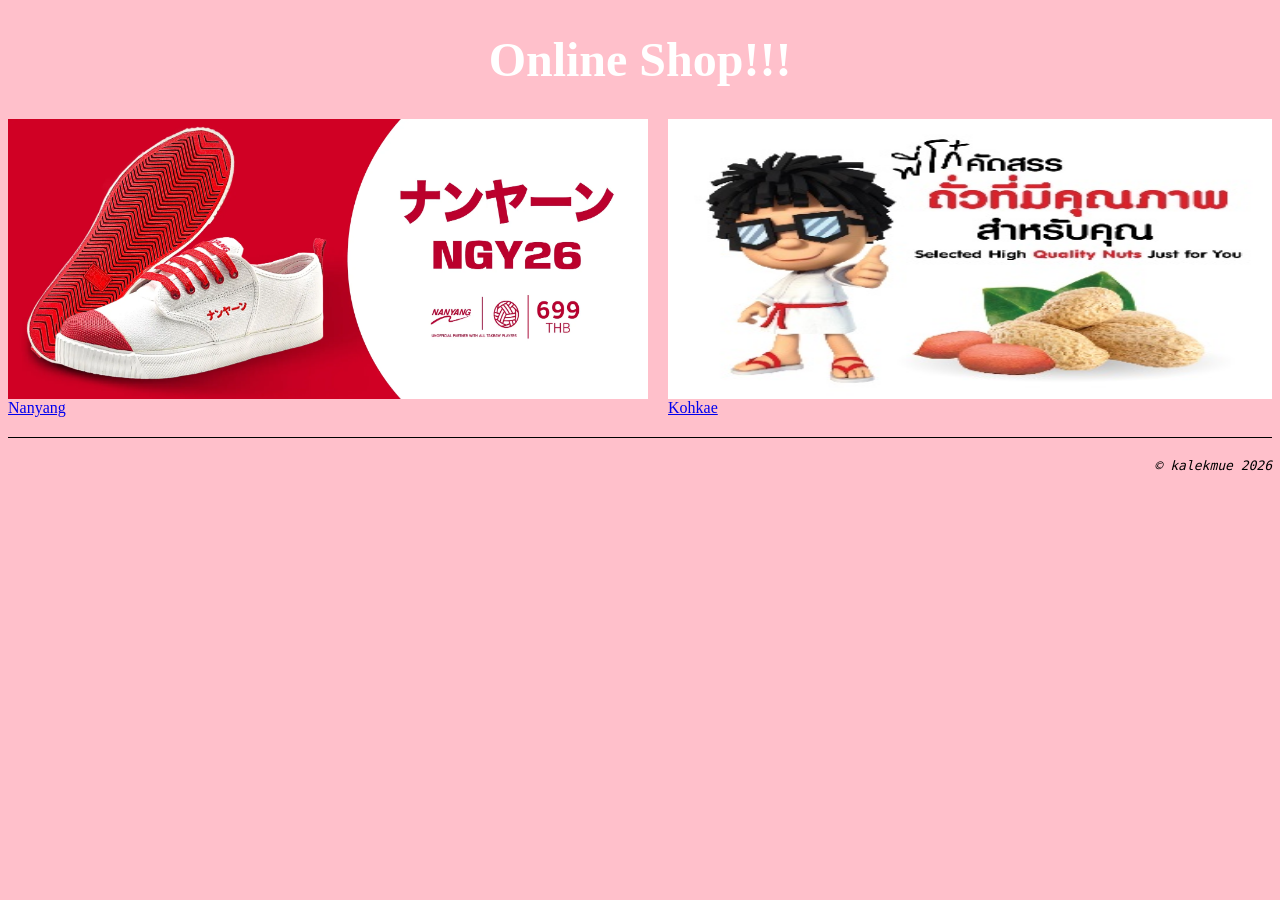
<file: cell01/ex04/basics.html>
<!doctype html>
<html>
	<style>
		body {
			background: pink;
		}

		.title {
			color: white;
			text-align: center;
		}

		h1 {
			font-size: xxx-large;
		}

		.img-wrapper {
			display: flex;
			gap: 20px;
		}

		.shop-wrapper {
			width: 640px;
			display: flex;
			flex-direction: column;
		}

		.shop-wrapper img {
			max-width: 100%
			object-fit: contain;
		}

		hr {
			display: block;
			border: 0;
			border-top: 1px solid black;
			margin: 20px 0;
		}

		footer {
			text-align: right;
			font-style: italic;
			font-family: monospace;
			margin: 0;
		}
	</style>
	<head>
		<title>Basics</title>
	</head>
	<body>
		<h1 class="title">Online Shop!!!</h1>
		<div class="img-wrapper">
			<div class="shop-wrapper">
				<img src="nanyang.webp" style="height: 280px" />
				<a href="https://nanyang.co.th">Nanyang</a>
			</div>
			<div class="shop-wrapper">
				<img src="kokae.png" style="height: 280px" />
				<a href="https://kohkae.com">Kohkae</a>
			</div>
		</div>
		<hr />
		<footer>
			© kalekmue 2026
		</footer>
	</body>
</html>
</file>
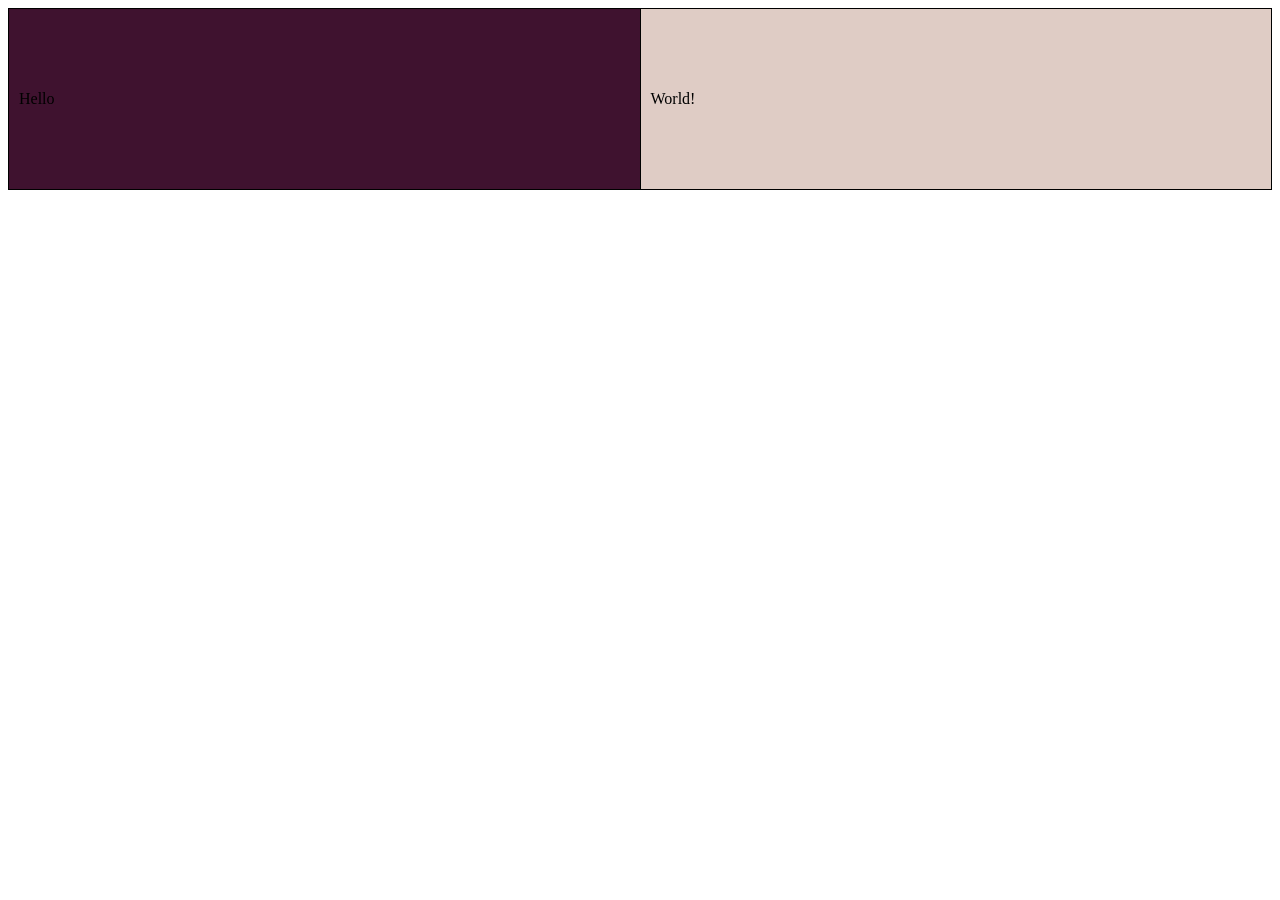
<file: cell01/ex05/tab.html>
<!doctype html>
<html>
	<style>
		table{
			width: 100%;
			table-layout: fixed;
			border-collapse: collapse;
		}
		td {
			width: 50%;
			height: 160px;
			border: 1px solid black;
			padding: 10px;
		}
	</style>
	<body>
		<table>
			<tbody>
				<tr>
					<td style="background: #3f122f">Hello</td>
					<td style="background: #dfccc5">World!</td>
				</tr>
			</tboby>
		</table>	
	</body>
</html>
</file>
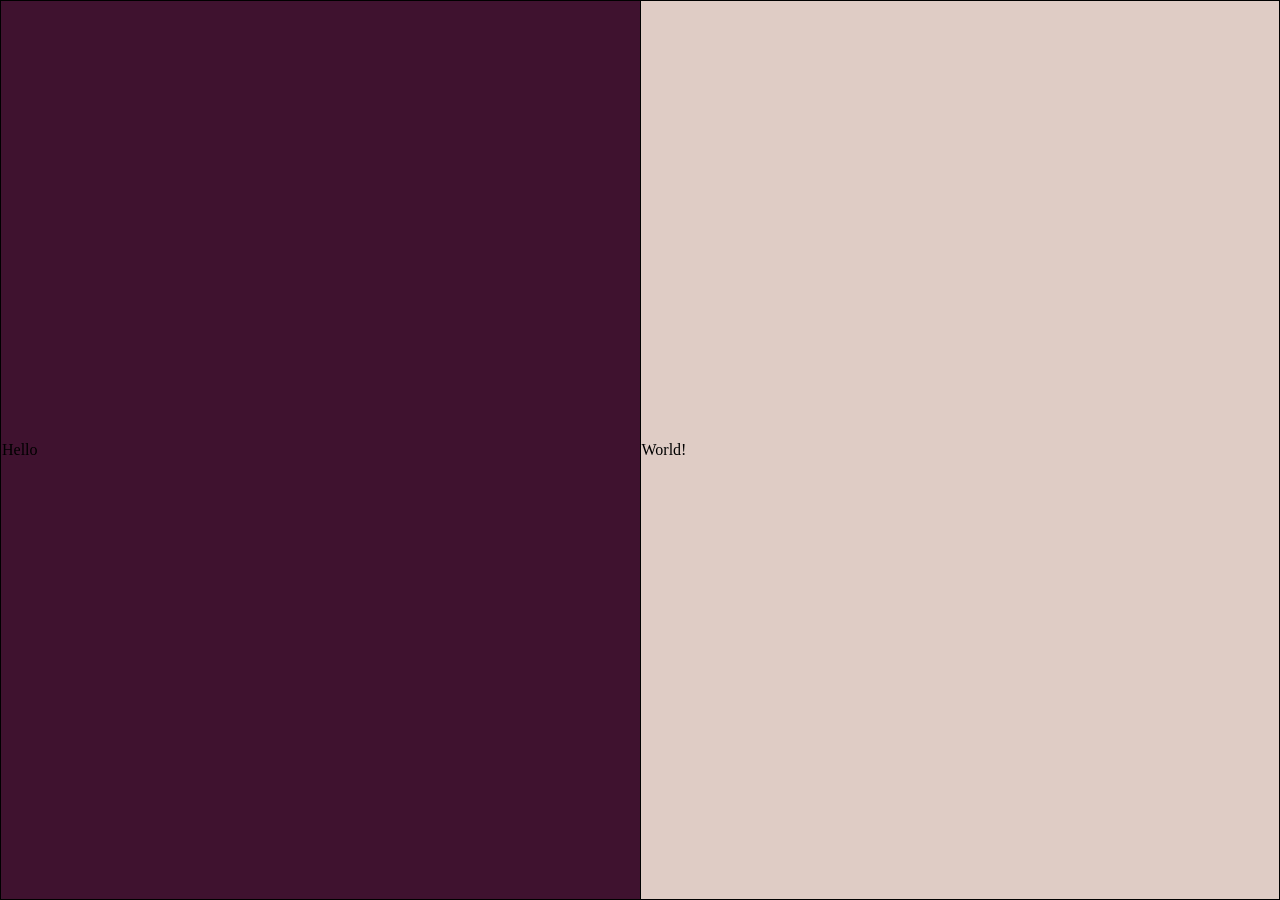
<file: cell01/ex06/tab.html>
<!doctype html>
<html>
<head>
	<style>
		body {
			margin: 0;
			padding: 0;
		}

		table {
			width: 100%;
			height: 100vh;
			border-collapse: collapse;
		}

		td {
			width: 50%;
			border: 1px solid black;
		}
	</style>
</head>
<body>
	<table>
		<tbody>
			<tr>
				<td style="background: #3f122f;">Hello</td>
				<td style="background: #dfccc5;">World!</td>
			</tr>
		</tbody>
	</table>
</body>
</html>
</file>
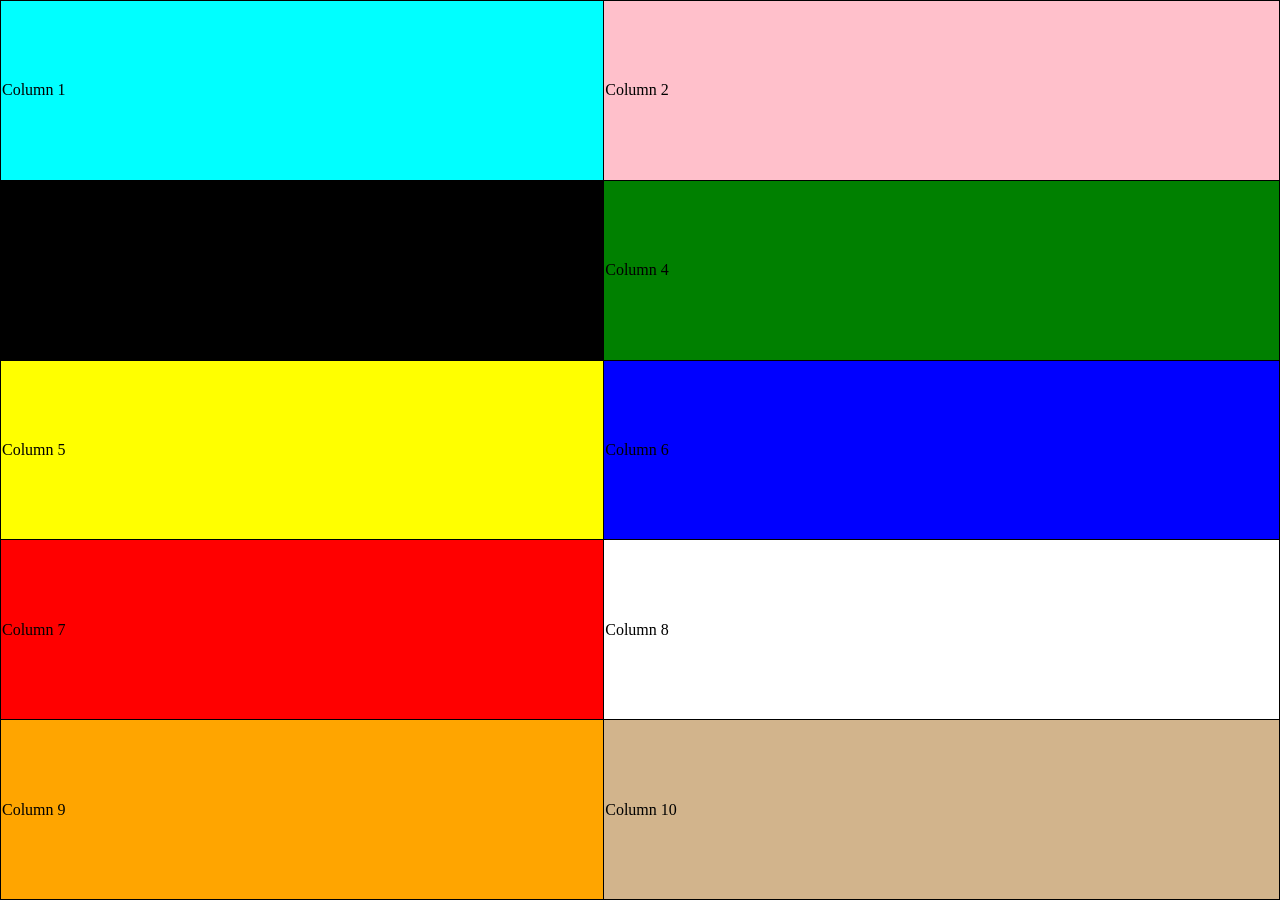
<file: cell02/ex00/responsive.html>
<!doctype html>
<html>
	<head>
		<link href="responsive.css" rel="stylesheet" />
	</head>
	<body>
		<table>
			<tbody>
				<tr>
					<td style="background: cyan">Column 1</td>
					<td style="background: pink">Column 2</td>
				</tr>
				<tr>
					<td style="background: black">Column 3</td>
					<td style="background: green">Column 4</td>
				</tr>
				<tr>
					<td style="background: yellow">Column 5</td>
					<td style="background: blue">Column 6</td>
				</tr>
				<tr>
					<td style="background: red">Column 7</td>
					<td style="background: white">Column 8</td>
				</tr>
				<tr>
					<td style="background: orange">Column 9</td>
					<td style="background: tan">Column 10</td>
				</tr>
			</tbody>
		</table>
	</body>
</html>
</file>
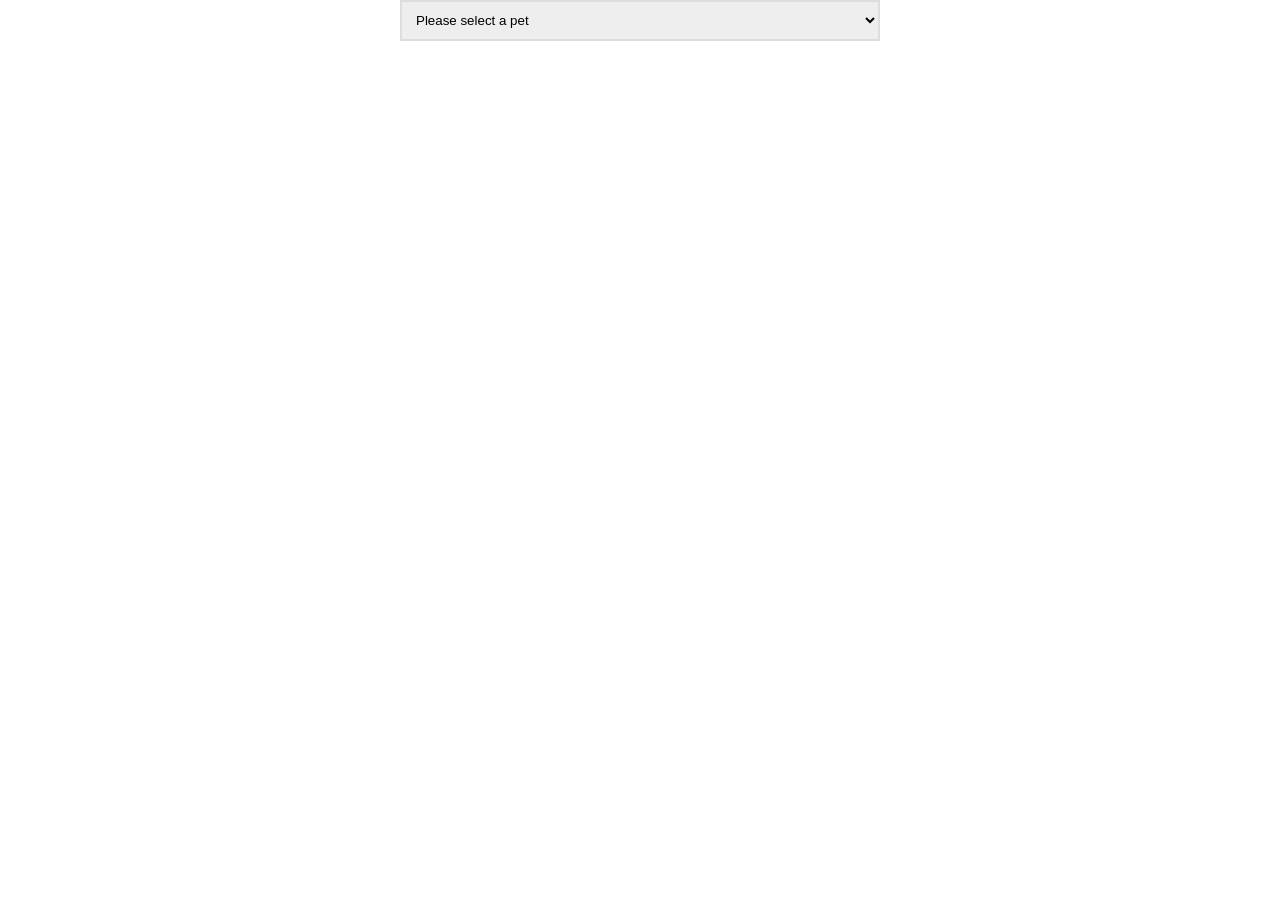
<file: cell02/ex01/menu.html>
<!doctype html>
<html>
	<head>
		<link href="menu.css" rel="stylesheet" />
	</head>
	<body>
		<select>
			<button>
				<selectedcontent></selectedcontent>
			</button>

			<option value="" disabled selected>
				Please select a pet
			</option>

			<option>
				<span>🐱</span>
				<span>Cat</span>
			</option>
			<option>
				<span>🐶</span>
				<span>Dog</span>
			</option>
			<option>
				<span>🐹</span>
				<span>Hamster</span>
			</option>
		</select>
	</body>
</html>
</file>
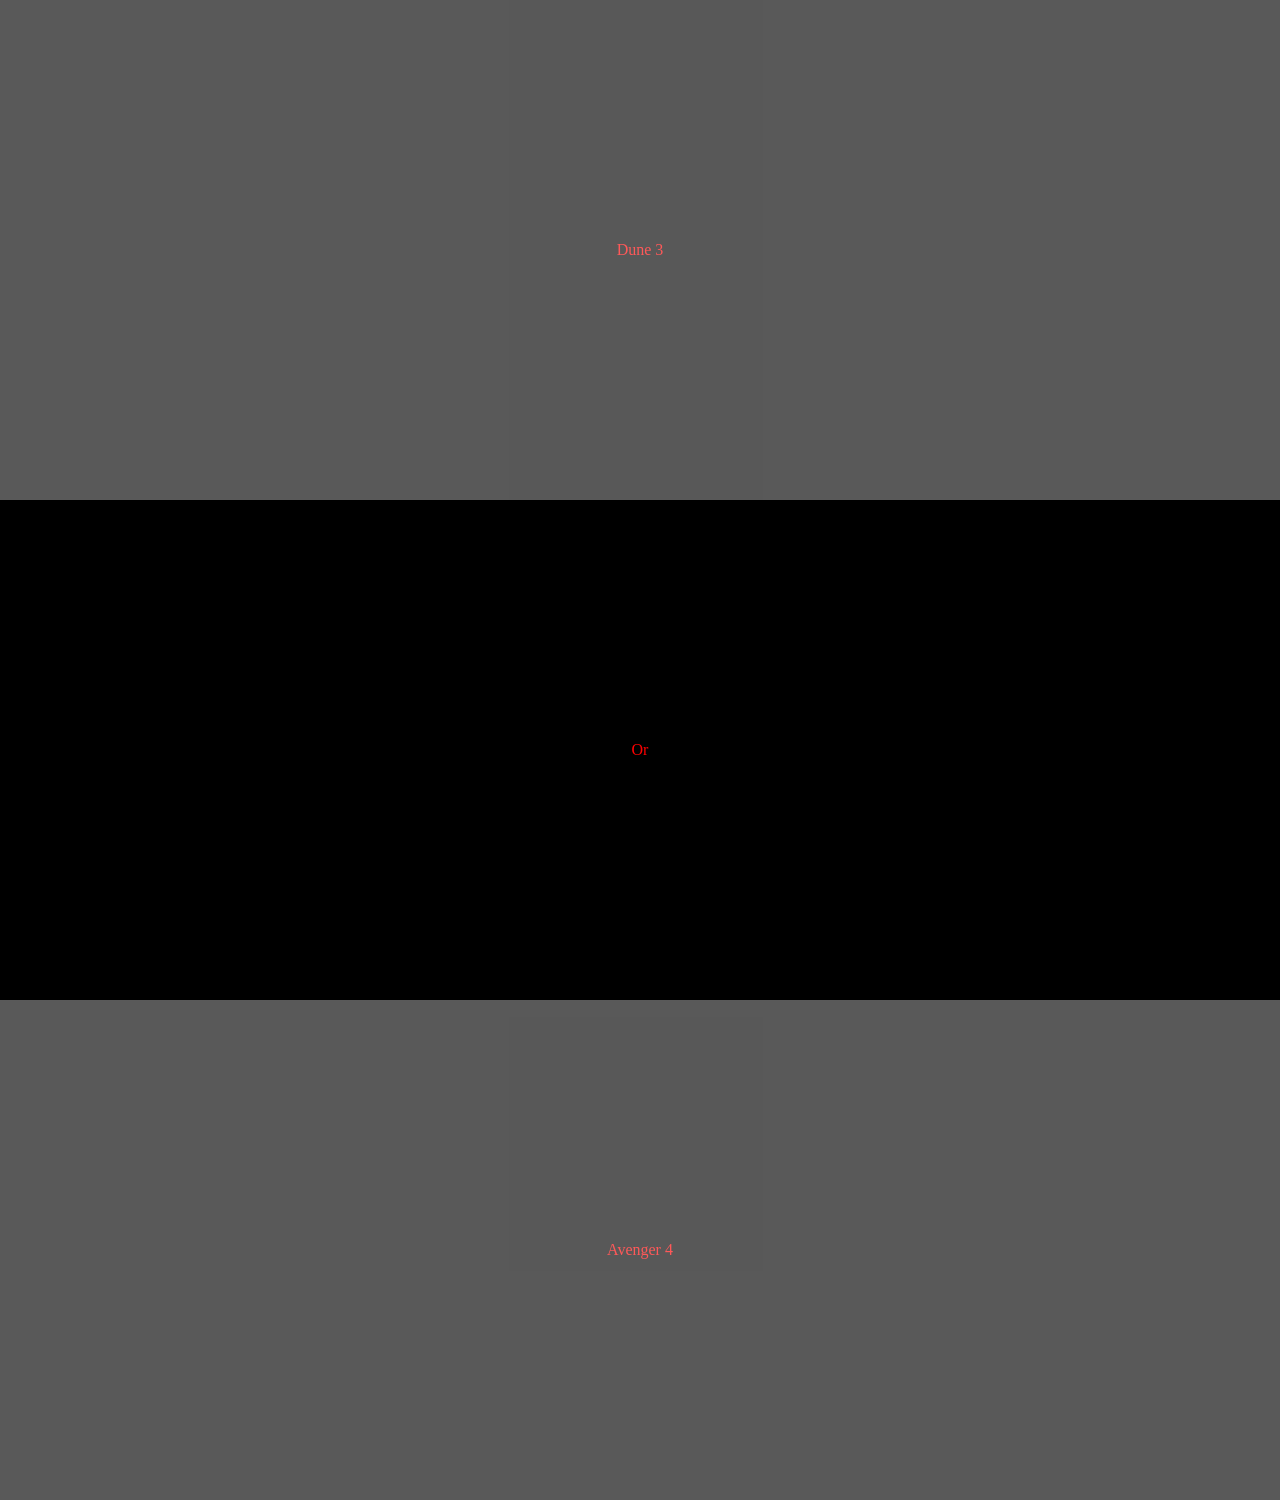
<file: cell02/ex02/parallax.html>
<!doctype html>
<html>
  <head>
    <link href="parallax.css" rel="stylesheet">
  </head>
  <body>
    <div class="bg bg-1 parallax">Dune 3</div>
    <div>Or</div>
    <div class="bg bg-2 parallax">Avenger 4</div>
  </body>
</html>
</file>
<file: rush/style.css>
/* ===== สีและค่าที่ใช้ทั้งเว็บ (แก้ที่นี่ที่เดียว) ===== */
:root {
    --bg: #f5f6fc;
    --card: #ffffff;
    --text: #1f2a5c;
    --muted: #6b7395;
    --primary: #3e6ee0;
    --primary-light: #e6eeff;
    --pink: #f0688a;
    --green: #3aa776;
    --purple: #8a6be8;
    --orange: #f29b5c;
    --radius: 20px;
    --shadow: 0 6px 24px rgba(52, 72, 140, 0.08);
}

* {
    box-sizing: border-box;
}

html {
    scroll-behavior: smooth;
}

body {
    margin: 0;
    font-family: "Prompt", Arial, sans-serif;
    line-height: 1.6;
    color: var(--text);
    background-color: var(--bg);
}

img {
    max-width: 100%;
    display: block;
}

h1, h2, h3 {
    line-height: 1.3;
    margin: 0 0 10px;
}

/* ===== ปุ่ม ===== */
.btn {
    display: inline-block;
    padding: 12px 24px;
    border: 2px solid var(--primary);
    border-radius: 999px;
    font-family: inherit;
    font-size: 16px;
    font-weight: 500;
    text-decoration: none;
    cursor: pointer;
    transition: transform 0.2s, box-shadow 0.2s;
}

.btn:hover {
    transform: translateY(-2px);
    box-shadow: 0 6px 16px rgba(62, 110, 224, 0.25);
}

.btn-primary {
    color: white;
    background: linear-gradient(90deg, #3e6ee0, #5b8cf0);
}

.btn-outline {
    color: var(--primary);
    background-color: white;
}

.btn-large {
    padding: 14px 30px;
    font-size: 18px;
}

.btn-small {
    padding: 8px 18px;
    font-size: 14px;
}

.btn:disabled {
    opacity: 0.4;
    cursor: default;
    transform: none;
    box-shadow: none;
}

/* ===== แถบเมนูด้านบน ===== */
.topbar {
    position: sticky;
    top: 0;
    z-index: 20;
    display: flex;
    align-items: center;
    justify-content: space-between;
    padding: 12px 5%;
    background-color: rgba(255, 255, 255, 0.92);
    box-shadow: 0 2px 12px rgba(52, 72, 140, 0.08);
}

.brand {
    display: flex;
    align-items: center;
    gap: 8px;
    color: var(--primary);
    font-size: 22px;
    font-weight: 700;
    text-decoration: none;
}

.brand small {
    display: block;
    margin-top: -6px;
    color: var(--muted);
    font-size: 12px;
    font-weight: 400;
}

.brand-sun {
    color: #f4b63f;
    font-size: 28px;
}

.nav-links {
    display: flex;
    gap: 24px;
}

.nav-links a {
    color: var(--text);
    text-decoration: none;
}

.nav-links a:hover {
    color: var(--primary);
}

.menu-button {
    display: none;
    border: none;
    background: none;
    color: var(--text);
    font-size: 26px;
    cursor: pointer;
}

/* ===== Hero ===== */
.hero {
    display: flex;
    align-items: center;
    justify-content: space-between;
    gap: 20px;
    margin: 24px 5% 0;
    padding: 0 0 0 50px;
    overflow: hidden;
    border-radius: 28px;
    background: linear-gradient(120deg, #eaeaff 0%, #f6e3f1 45%, #dceaff 100%);
}

.hero-text {
    flex: 1;
    padding: 40px 0;
}

.script {
    margin: 0 0 8px;
    color: #6f7fb8;
    font-style: italic;
    letter-spacing: 1px;
}

.hero h1 {
    font-size: 52px;
}

.hero-lead {
    max-width: 520px;
    margin-bottom: 26px;
    color: #3a4570;
}

.hero-note {
    color: var(--muted);
    font-size: 14px;
}

.hero-image {
    width: 46%;
    max-width: 520px;
    align-self: stretch;
    object-fit: cover;
    -webkit-mask-image: linear-gradient(to right, transparent, black 18%);
    mask-image: linear-gradient(to right, transparent, black 18%);
}

/* ===== การ์ดพื้นฐาน ===== */
.card {
    background-color: var(--card);
    border-radius: var(--radius);
    box-shadow: var(--shadow);
}

/* ===== จุดเด่น 4 ข้อ ===== */
.features {
    display: grid;
    grid-template-columns: repeat(4, 1fr);
    gap: 18px;
    margin: 24px 5%;
}

.feature {
    display: flex;
    align-items: center;
    gap: 14px;
    padding: 20px;
    background-color: var(--card);
    border-radius: var(--radius);
    box-shadow: var(--shadow);
}

.feature h3 {
    margin: 0;
    font-size: 17px;
}

.feature p {
    margin: 0;
    color: var(--muted);
    font-size: 14px;
}

.icon-circle {
    display: flex;
    flex-shrink: 0;
    align-items: center;
    justify-content: center;
    width: 58px;
    height: 58px;
    border-radius: 50%;
    font-size: 26px;
}

.pink   { color: var(--pink);   background-color: #ffe4ec; }
.green  { color: var(--green);  background-color: #e0f4ea; }
.purple { color: var(--purple); background-color: #eee8ff; }
.blue   { color: var(--primary); background-color: var(--primary-light); }

/* ===== ทำไมต้องดูแลใจ ===== */
.why {
    display: grid;
    grid-template-columns: 1fr 1fr;
    gap: 30px;
    align-items: center;
    margin: 40px 5%;
}

.why-text p {
    color: #3a4570;
}

.why-image {
    position: relative;
}

.why-image img {
    width: 100%;
    height: 340px;
    object-fit: cover;
    border-radius: var(--radius);
}

.bubble {
    margin: 0;
    padding: 14px 18px;
    color: var(--text);
    background-color: rgba(255, 255, 255, 0.92);
    border-radius: 16px;
    box-shadow: var(--shadow);
    font-size: 15px;
}

.why-image .bubble {
    position: absolute;
    right: 16px;
    top: 50%;
    transform: translateY(-50%);
}

/* ===== ส่วนทั่วไป ===== */
.section {
    padding: 60px 5%;
    scroll-margin-top: 70px;
}

.tinted {
    background: linear-gradient(180deg, #eef2ff, #f7f4ff);
}

.section-heading {
    max-width: 640px;
    margin: 0 auto 30px;
    text-align: center;
}

.section-heading h2 {
    font-size: 32px;
}

.section-heading p {
    color: var(--muted);
}

.hidden {
    display: none !important;
}

/* ===== แบบประเมิน ===== */
.assessment-layout {
    display: grid;
    grid-template-columns: 2fr 1fr;
    gap: 24px;
    max-width: 1000px;
    margin: 0 auto;
}

.assessment-card {
    padding: 30px;
}

.progress-row {
    display: flex;
    align-items: center;
    gap: 14px;
    margin-bottom: 20px;
    color: var(--muted);
}

.progress-track {
    flex: 1;
    height: 10px;
    background-color: #e8ecf8;
    border-radius: 999px;
}

.progress-fill {
    width: 0;
    height: 100%;
    background: linear-gradient(90deg, #3e6ee0, #5b8cf0);
    border-radius: 999px;
    transition: width 0.3s;
}

.question {
    font-size: 20px;
}

.options {
    display: grid;
    gap: 10px;
    margin: 18px 0 24px;
}

.option {
    display: flex;
    align-items: center;
    gap: 14px;
    padding: 12px 16px;
    font-family: inherit;
    font-size: 16px;
    color: var(--text);
    text-align: left;
    background-color: white;
    border: 2px solid #e6e9f5;
    border-radius: 14px;
    cursor: pointer;
}

.option:hover {
    border-color: #b9c9f5;
}

.option.selected {
    border-color: var(--primary);
    background-color: var(--primary-light);
}

.option-emoji {
    font-size: 26px;
}

.quiz-buttons {
    display: flex;
    justify-content: space-between;
    gap: 10px;
}

.quiz-message {
    min-height: 24px;
    color: #d0465f;
    font-size: 14px;
}

.assessment-aside {
    display: flex;
    flex-direction: column;
    gap: 14px;
}

.assessment-aside img {
    border-radius: var(--radius);
}

/* ===== ผลประเมิน ===== */
.result-top {
    display: flex;
    align-items: center;
    gap: 26px;
    margin-bottom: 24px;
}

.score-ring {
    display: flex;
    flex-shrink: 0;
    align-items: center;
    justify-content: center;
    width: 160px;
    height: 160px;
    border-radius: 50%;
    background: conic-gradient(var(--orange) 0%, #eef0f8 0%);
}

.score-inner {
    display: flex;
    flex-direction: column;
    align-items: center;
    justify-content: center;
    width: 128px;
    height: 128px;
    background-color: white;
    border-radius: 50%;
}

.score-inner strong {
    font-size: 40px;
    line-height: 1;
}

.score-inner small {
    font-size: 20px;
    color: var(--muted);
}

.result-summary {
    margin-top: 0;
}

.small-heading {
    margin-top: 10px;
    font-size: 17px;
}

.factor-bars {
    display: grid;
    gap: 10px;
    margin-bottom: 20px;
}

.factor {
    display: grid;
    grid-template-columns: 120px 1fr 50px;
    align-items: center;
    gap: 12px;
    font-size: 15px;
}

.bar-track {
    height: 12px;
    background-color: #eef0f8;
    border-radius: 999px;
}

.bar-fill {
    height: 100%;
    background: linear-gradient(90deg, #7b9cf2, #8a6be8);
    border-radius: 999px;
}

.quick-tips {
    display: flex;
    flex-wrap: wrap;
    gap: 10px;
    margin-bottom: 16px;
}

.tip {
    padding: 10px 16px;
    background-color: var(--primary-light);
    border-radius: 14px;
    font-size: 15px;
    color: var(--text);
    text-decoration: none;
}

.help-note {
    padding: 12px 16px;
    background-color: #ffeef1;
    border-radius: 14px;
}

.disclaimer {
    color: var(--muted);
    font-size: 13px;
}

/* ===== การ์ดดูแลตัวเอง ===== */
.care-grid {
    display: grid;
    grid-template-columns: repeat(4, 1fr);
    gap: 20px;
}

.care-card {
    padding: 14px 14px 18px;
}

.care-card img {
    width: 100%;
    height: 150px;
    object-fit: cover;
    border-radius: 14px;
    margin-bottom: 12px;
}

.care-card h3 {
    margin-bottom: 0;
    font-size: 18px;
}

.care-card p {
    margin: 0 0 10px;
    color: var(--muted);
    font-size: 14px;
}

.arrow-button {
    width: 40px;
    height: 40px;
    color: var(--primary);
    font-size: 18px;
    background-color: var(--primary-light);
    border: none;
    border-radius: 50%;
    cursor: pointer;
    transition: transform 0.2s;
}

.arrow-button.open {
    transform: rotate(90deg);
}

.care-card .care-steps {
    margin-top: 12px;
    padding: 10px 12px;
    color: var(--text);
    background-color: #f5f7ff;
    border-radius: 12px;
}

/* ===== งานวิจัย ===== */
.research-grid {
    display: grid;
    grid-template-columns: repeat(3, 1fr);
    gap: 20px;
}

.research-card {
    display: flex;
    gap: 14px;
    padding: 14px;
    color: var(--text);
    text-decoration: none;
    transition: transform 0.2s;
}

.research-card:hover {
    transform: translateY(-3px);
}

.research-card img {
    width: 90px;
    height: 95px;
    flex-shrink: 0;
    object-fit: cover;
    border-radius: 12px;
}

.research-card h3 {
    font-size: 16px;
}

.research-card p {
    margin: 0 0 6px;
    color: var(--muted);
    font-size: 13px;
}

.source {
    color: var(--primary);
    font-size: 12px;
}

/* ===== ตัวอย่างแอป (กรอบมือถือ) ===== */
.phones {
    display: flex;
    flex-wrap: wrap;
    justify-content: center;
    gap: 30px;
}

.phone {
    width: 250px;
    min-height: 470px;
    padding: 28px 16px 20px;
    background-color: white;
    border: 8px solid #1f2a5c;
    border-radius: 36px;
    box-shadow: var(--shadow);
}

.phone-hello,
.phone-title {
    margin-top: 0;
    font-size: 16px;
}

.phone-title {
    font-weight: 600;
    text-align: center;
}

.mood-row {
    display: flex;
    justify-content: space-between;
}

.mood-button {
    display: flex;
    flex-direction: column;
    align-items: center;
    padding: 4px;
    font-size: 24px;
    background: none;
    border: 2px solid transparent;
    border-radius: 12px;
    cursor: pointer;
}

.mood-button small {
    font-family: inherit;
    font-size: 11px;
    color: var(--muted);
}

.mood-button.selected {
    border-color: var(--primary);
    background-color: var(--primary-light);
}

.mood-message {
    min-height: 44px;
    margin: 10px 0;
    padding: 8px 10px;
    background-color: #f5f7ff;
    border-radius: 10px;
    font-size: 13px;
}

.phone-menu {
    margin: 0;
    padding: 0;
    list-style: none;
}

.phone-menu li {
    margin-bottom: 8px;
    padding: 10px 12px;
    background-color: #f5f7ff;
    border-radius: 12px;
    font-size: 13px;
}

.phone-activity {
    display: flex;
    align-items: center;
    gap: 12px;
    margin-bottom: 12px;
    font-size: 14px;
}

.phone-activity img {
    width: 80px;
    height: 60px;
    object-fit: cover;
    border-radius: 10px;
}

.phone-activity small {
    color: var(--muted);
}

.phone-chart {
    width: 100%;
    background: repeating-linear-gradient(0deg, #eef0f8 0 1px, transparent 1px 30px);
    border-radius: 10px;
}

.phone-small {
    margin: 6px 0;
    font-size: 13px;
    color: var(--muted);
}

/* ===== ส่วนท้าย ===== */
footer {
    padding: 30px 5%;
    color: white;
    text-align: center;
    background-color: var(--text);
}

footer p {
    margin: 4px 0;
}

.footer-small {
    font-size: 13px;
    opacity: 0.7;
}

/* ===== Responsive: แท็บเล็ต ===== */
@media (max-width: 960px) {
    .features,
    .care-grid {
        grid-template-columns: repeat(2, 1fr);
    }

    .research-grid {
        grid-template-columns: 1fr;
    }

    .hero h1 {
        font-size: 40px;
    }
}

/* ===== Responsive: มือถือ ===== */
@media (max-width: 700px) {
    .menu-button {
        display: block;
    }

    .nav-links {
        display: none;
        position: absolute;
        top: 100%;
        left: 0;
        right: 0;
        flex-direction: column;
        gap: 0;
        background-color: white;
        box-shadow: 0 8px 16px rgba(52, 72, 140, 0.12);
    }

    .nav-links.open {
        display: flex;
    }

    .nav-links a {
        padding: 14px 5%;
        border-top: 1px solid #eef0f8;
    }

    .hero {
        flex-direction: column;
        margin: 16px 16px 0;
        padding: 0 24px;
        text-align: center;
    }

    .hero h1 {
        font-size: 32px;
    }

    .hero-text {
        padding: 30px 0 10px;
    }

    .btn-large {
        padding: 12px 22px;
        font-size: 16px;
    }

    .hero-image {
        width: 100%;
        -webkit-mask-image: linear-gradient(to bottom, transparent, black 20%);
        mask-image: linear-gradient(to bottom, transparent, black 20%);
    }

    .features,
    .care-grid,
    .why,
    .assessment-layout {
        grid-template-columns: 1fr;
    }

    .features,
    .why {
        margin: 20px 16px;
    }

    .section {
        padding: 44px 16px;
    }

    .section-heading h2 {
        font-size: 26px;
    }

    .assessment-card {
        padding: 20px;
    }

    .assessment-aside {
        display: none;
    }

    .result-top {
        flex-direction: column;
        text-align: center;
    }

    .factor {
        grid-template-columns: 90px 1fr 44px;
        font-size: 14px;
    }
}

/* ===== เพิ่มเติม: เมนูปุ่มขอความช่วยเหลือ ===== */
.nav-links {
    gap: 18px;
    font-size: 15px;
}

.nav-links .nav-help {
    padding: 4px 12px;
    color: var(--pink);
    border: 2px solid var(--pink);
    border-radius: 999px;
}

/* ===== การ์ดดูแลตัวเองแบบไอคอน ===== */
.care-icon {
    display: flex;
    align-items: center;
    justify-content: center;
    height: 150px;
    margin-bottom: 12px;
    font-size: 64px;
    border-radius: 14px;
}

.care-icon.yellow,
.research-icon.yellow { background-color: #fff4d9; }
.care-icon.green,
.research-icon.green { background-color: #e3f6ec; }
.care-icon.blue,
.research-icon.blue { background-color: var(--primary-light); }
.care-icon.pink,
.research-icon.pink { background-color: #ffe8ee; }
.research-icon.purple { background-color: #efe9ff; }

/* ===== ปุ่มตัวเลือกแบบเม็ดยา (chip) ===== */
.chip-row {
    display: flex;
    flex-wrap: wrap;
    gap: 8px;
    margin-bottom: 16px;
}

.chip {
    padding: 8px 14px;
    font-family: inherit;
    font-size: 14px;
    color: var(--text);
    background-color: white;
    border: 2px solid #dfe4f5;
    border-radius: 999px;
    cursor: pointer;
}

.chip.selected {
    color: white;
    background-color: var(--primary);
    border-color: var(--primary);
}

/* ===== ตัวจับเวลาฝึกหายใจ ===== */
.breathe-card {
    display: grid;
    grid-template-columns: 1fr 1fr;
    gap: 30px;
    align-items: center;
    max-width: 900px;
    margin: 0 auto;
    padding: 30px;
}

.breathe-stage {
    display: flex;
    flex-direction: column;
    align-items: center;
}

.breathe-circle {
    display: flex;
    flex-direction: column;
    align-items: center;
    justify-content: center;
    width: 170px;
    height: 170px;
    margin: 40px;
    color: white;
    background: radial-gradient(circle at 35% 30%, #8fb0ff, var(--primary));
    border-radius: 50%;
    box-shadow: 0 0 0 18px rgba(62, 110, 224, 0.12);
    transform: scale(1);
    transition-property: transform;
    transition-timing-function: ease-in-out;
}

.breathe-circle span {
    font-size: 18px;
}

.breathe-circle strong {
    font-size: 30px;
}

.breathe-left {
    margin: 0;
    color: var(--muted);
}

/* ===== งานวิจัย 8 ชิ้น (2 คอลัมน์) ===== */
.research-grid {
    grid-template-columns: repeat(2, 1fr);
}

.research-icon {
    display: flex;
    align-items: center;
    justify-content: center;
    width: 90px;
    height: 95px;
    flex-shrink: 0;
    font-size: 40px;
    border-radius: 12px;
}

.tag {
    display: inline-block;
    margin-bottom: 4px;
    padding: 2px 10px;
    color: var(--primary);
    font-size: 12px;
    background-color: var(--primary-light);
    border-radius: 999px;
}

/* ===== ผลย้อนหลัง ===== */
.history {
    display: flex;
    flex-wrap: wrap;
    gap: 8px;
    margin-bottom: 16px;
}

.history-item {
    padding: 8px 12px;
    font-size: 13px;
    background-color: #f5f7ff;
    border-radius: 12px;
}

.history-item b {
    font-size: 16px;
}

/* ===== แผนบริการ ===== */
.plan-switch {
    display: flex;
    flex-wrap: wrap;
    justify-content: center;
    align-items: center;
    gap: 10px;
    margin-bottom: 24px;
}

.student-check {
    font-size: 14px;
    cursor: pointer;
}

.plan-grid {
    display: grid;
    grid-template-columns: repeat(3, 1fr);
    gap: 20px;
    max-width: 1050px;
    margin: 0 auto;
}

.plan-card {
    position: relative;
    display: flex;
    flex-direction: column;
    padding: 26px;
}

.plan-card.featured {
    border: 3px solid var(--primary);
}

.plan-badge {
    position: absolute;
    top: -14px;
    left: 50%;
    transform: translateX(-50%);
    padding: 4px 14px;
    color: white;
    font-size: 13px;
    background-color: var(--primary);
    border-radius: 999px;
}

.price {
    margin: 4px 0 12px;
    font-size: 34px;
    font-weight: 700;
}

.price small {
    font-size: 15px;
    font-weight: 400;
    color: var(--muted);
}

.plan-card ul {
    flex-grow: 1;
    margin: 0 0 18px;
    padding: 0;
    list-style: none;
}

.plan-card li {
    margin-bottom: 8px;
    font-size: 14px;
}

.plan-card .btn {
    text-align: center;
}

.interest-message {
    min-height: 24px;
    color: var(--green);
    text-align: center;
}

/* ===== ขอความช่วยเหลือ ===== */
.hotline-grid,
.help-grid {
    display: grid;
    grid-template-columns: repeat(3, 1fr);
    gap: 20px;
    max-width: 1050px;
    margin: 0 auto 20px;
}

.help-grid {
    grid-template-columns: repeat(2, 1fr);
}

.hotline-card {
    display: flex;
    flex-direction: column;
    gap: 4px;
    padding: 22px;
    color: var(--text);
    text-align: center;
    text-decoration: none;
    border-top: 6px solid var(--green);
}

.hotline-card.red {
    border-top-color: var(--pink);
}

.hotline-card.purple {
    background-color: var(--card);   /* กันไม่ให้สี .purple เดิมมาทับ */
    border-top-color: var(--purple);
}

.hotline-card strong {
    font-size: 40px;
}

.hotline-card span {
    color: var(--muted);
    font-size: 14px;
}

.help-card {
    padding: 22px;
}

.help-card ul {
    margin: 0;
    padding-left: 20px;
}

.help-card li {
    margin-bottom: 6px;
}

/* ===== ปุ่มมุมขวาบน: เลือกภาษา + เข้าสู่ระบบ ===== */
.top-actions {
    display: flex;
    align-items: center;
    gap: 10px;
    margin-inline-start: auto;   /* ดันไปชิดขวา (ภาษาอาหรับจะชิดซ้ายให้อัตโนมัติ) */
}

.topbar {
    gap: 16px;
}

.lang-select {
    padding: 6px 8px;
    font-family: inherit;
    font-size: 14px;
    color: var(--text);
    background-color: white;
    border: 2px solid #dfe4f5;
    border-radius: 999px;
    cursor: pointer;
}

#accountButton {
    display: inline-flex;
    align-items: center;
    gap: 4px;
    max-width: 260px;
    white-space: nowrap;
}

.acc-name {
    max-width: 120px;
    overflow: hidden;
    text-overflow: ellipsis;   /* ชื่อยาวเกินให้แสดง ... */
}

/* ===== หน้าต่างเข้าสู่ระบบ (modal) ===== */
.modal {
    position: fixed;
    inset: 0;                  /* เต็มจอ: top/right/bottom/left = 0 */
    z-index: 50;
    display: flex;
    align-items: center;
    justify-content: center;
    padding: 16px;
    background-color: rgba(31, 42, 92, 0.45);
}

.modal-box {
    position: relative;
    width: 100%;
    max-width: 400px;
    padding: 28px;
}

.modal-close {
    position: absolute;
    top: 10px;
    inset-inline-end: 14px;
    font-size: 28px;
    color: var(--muted);
    background: none;
    border: none;
    cursor: pointer;
}

#authForm {
    display: flex;
    flex-direction: column;
    gap: 6px;
}

#authForm label {
    font-size: 14px;
}

#authForm input {
    padding: 10px 14px;
    font-family: inherit;
    font-size: 16px;
    border: 2px solid #dfe4f5;
    border-radius: 12px;
}

#authForm input:focus {
    outline: none;
    border-color: var(--primary);
}

/* ===== บันทึกของฉัน ===== */
.log-card {
    max-width: 1000px;
    margin: 0 auto;
    padding: 26px;
    text-align: center;
}

#logUser {
    text-align: start;
}

.log-head {
    display: flex;
    flex-wrap: wrap;
    align-items: center;
    justify-content: space-between;
    gap: 12px;
    margin-bottom: 18px;
}

.log-head h3 {
    margin: 0;
}

.log-buttons {
    display: flex;
    flex-wrap: wrap;
    gap: 8px;
}

.log-stats {
    display: grid;
    grid-template-columns: repeat(4, 1fr);
    gap: 12px;
    margin-bottom: 18px;
}

.stat {
    display: flex;
    flex-direction: column;
    padding: 14px;
    text-align: center;
    background-color: #f5f7ff;
    border-radius: 14px;
}

.stat b {
    font-size: 28px;
    color: var(--primary);
}

.stat span {
    font-size: 13px;
    color: var(--muted);
}

.table-wrap {
    max-height: 340px;
    overflow: auto;           /* ตารางยาว/กว้าง ให้เลื่อนในกรอบ ไม่ล้นหน้าจอ */
    border: 1px solid #eef0f8;
    border-radius: 12px;
}

.log-table {
    width: 100%;
    border-collapse: collapse;
    font-size: 14px;
}

.log-table th,
.log-table td {
    padding: 10px 12px;
    text-align: start;
    border-bottom: 1px solid #eef0f8;
}

.log-table th {
    position: sticky;
    top: 0;
    background-color: var(--primary-light);
}

.log-table td:first-child {
    white-space: nowrap;
}

/* ===== ภาษาที่อ่านจากขวาไปซ้าย (อาหรับ) ===== */
[dir="rtl"] .option,
[dir="rtl"] .why-image .bubble {
    text-align: right;
}

[dir="rtl"] .hero-image {
    -webkit-mask-image: linear-gradient(to left, transparent, black 18%);
    mask-image: linear-gradient(to left, transparent, black 18%);
}

[dir="rtl"] .hero {
    padding: 0 50px 0 0;
}

/* ===== การ์ดจุดเด่นกดได้ (ลิงก์ไปยังส่วนนั้น) ===== */
a.feature {
    color: var(--text);
    text-decoration: none;
    transition: transform 0.2s, box-shadow 0.2s;
}

a.feature:hover {
    transform: translateY(-3px);
    box-shadow: 0 10px 28px rgba(52, 72, 140, 0.14);
}

/* ===== ช่องกรอก + กล่องเงื่อนไขที่โผล่เมื่อชี้เมาส์ที่ ⓘ ===== */
.field {
    display: flex;
    flex-direction: column;
    gap: 6px;
}

.field-head {
    display: flex;
    align-items: center;
    gap: 6px;
}

.info-wrap {
    position: relative;            /* ให้กล่องเงื่อนไขวางอ้างอิงไอคอน ⓘ */
    color: var(--primary);
    cursor: help;
    outline: none;
}

.rule-tip {
    display: none;                 /* ซ่อนไว้ ไม่บังช่องกรอก */
    position: absolute;
    top: 50%;
    inset-inline-start: calc(100% + 10px);   /* โผล่ข้างขวาของ ⓘ */
    transform: translateY(-50%);
    z-index: 5;
    width: max-content;
    max-width: 240px;
    margin: 0;
    padding: 10px 14px;
    list-style: none;
    font-size: 13px;
    line-height: 1.7;
    color: white;
    background-color: #1f2a5c;
    border-radius: 10px;
    box-shadow: var(--shadow);
    pointer-events: none;          /* เมาส์คลิกทะลุได้ ไม่ขวางการกดปุ่ม */
}

.info-wrap:hover .rule-tip,
.info-wrap:focus .rule-tip {
    display: block;                /* แสดงเฉพาะตอนชี้เมาส์ที่ ⓘ (หรือแตะ/กด Tab มาที่ ⓘ) */
}

.rule-tip li::before {
    content: "○ ";
    color: #aab6e8;
}

.rule-tip li.ok::before {
    content: "✓ ";
    color: #7be0a8;                /* ผ่านเงื่อนไขแล้ว เป็นสีเขียว */
}

/* ===== กล่องชวนเข้าสู่ระบบ ===== */
.guest-perks {
    display: inline-block;
    margin: 4px 0 18px;
    padding: 0;
    list-style: none;
    text-align: start;
}

.guest-perks li {
    margin-bottom: 6px;
}

#logSub {
    margin: 4px 0 0;
}

/* ===== ความเปลี่ยนแปลงของฉัน (กราฟ) ===== */
.progress-area {
    margin: 6px 0 22px;
    scroll-margin-top: 80px;
}

.progress-grid {
    display: grid;
    grid-template-columns: 1fr 1fr;
    gap: 16px;
}

.chart-card {
    padding: 16px;
    background-color: #f8f9ff;
    border: 1px solid #eef0f8;
    border-radius: 16px;
}

.chart-card .small-heading {
    margin: 0 0 8px;
    font-size: 15px;
}

.chart {
    display: block;
    width: 100%;
    height: auto;
}

.chart .axis {
    font-size: 11px;
    fill: var(--muted);
}

.chart .value {
    font-size: 12px;
    font-weight: 600;
    fill: var(--text);
}

.chart .emoji {
    font-size: 16px;
}

.chart-summary {
    margin: 8px 0 0;
    font-size: 14px;
}

.checkin-title {
    margin: 14px 0 6px;
    font-size: 14px;
    font-weight: 500;
}

.checkin-row .mood-button {
    font-size: 26px;
}

.checkin-row + .mood-message {
    min-height: 0;
}

.checkin-row + .mood-message:empty {
    display: none;
}

/* ===== ปุ่มเลือกแผน ===== */
.plan-button:disabled {
    opacity: 1;
    color: white;
    background: var(--green);
    border-color: var(--green);
}

.plan-note {
    text-align: center;
}

/* ===== Responsive สำหรับส่วนใหม่ ===== */
@media (max-width: 1150px) {
    .menu-button {
        display: block;
        order: 3;             /* ย้ายปุ่ม ☰ ไปไว้ขวาสุด */
    }

    .nav-links {
        display: none;
        position: absolute;
        top: 100%;
        left: 0;
        right: 0;
        flex-direction: column;
        gap: 0;
        background-color: white;
        box-shadow: 0 8px 16px rgba(52, 72, 140, 0.12);
    }

    .nav-links.open {
        display: flex;
    }

    .nav-links a {
        padding: 14px 5%;
        border-top: 1px solid #eef0f8;
    }

    .nav-links .nav-help {
        border: none;
        border-top: 1px solid #eef0f8;
        border-radius: 0;
    }
}

@media (max-width: 960px) {
    .research-grid,
    .plan-grid,
    .hotline-grid,
    .help-grid,
    .breathe-card {
        grid-template-columns: 1fr;
    }
}

@media (max-width: 700px) {
    .breathe-card {
        padding: 20px;
    }

    .breathe-circle {
        width: 130px;
        height: 130px;
    }
}

@media (max-width: 700px) {
    .log-stats {
        grid-template-columns: repeat(2, 1fr);
    }

    .top-actions {
        gap: 6px;
    }

    #accountButton {
        max-width: 110px;
        padding: 6px 12px;
    }

    .lang-select {
        max-width: 110px;
    }

    [dir="rtl"] .hero {
        padding: 0 24px;
    }
}

/* ===== มือถือจอเล็ก: ย่อแถบด้านบนให้พอดี ===== */
@media (max-width: 480px) {
    .topbar {
        gap: 8px;
        padding: 10px 12px;
    }

    .brand {
        font-size: 18px;
    }

    .brand small {
        display: none;            /* ซ่อนคำว่า StressCare เหลือแค่ Hikari */
    }

    .lang-select {
        max-width: 78px;
        padding: 6px 4px;
        font-size: 13px;
    }

    .acc-name,
    .acc-dot {
        display: none;             /* จอเล็กมาก: แสดงแค่ 👤 + แผน */
    }

    #accountButton {
        max-width: 104px;
        padding: 6px 10px;
        font-size: 13px;
    }
}

@media (max-width: 960px) {
    .progress-grid {
        grid-template-columns: 1fr;
    }
}
</file>
<file: cell02/ex00/responsive.css>
body {
	margin: 0;
	padding: 0;	
}

table {
	width: 100%;
	height: 100vh;
	border-collapse: collapse;
}

td {
	border: 1px solid black;
}
</file>
<file: cell02/ex01/menu.css>
body {
  width: 100%;
  max-width: 480px;
  margin: 0 auto;
  display: flex;
}

select,
::picker(select) {
  appearance: base-select;
}

select {
  flex: 1;
}
select {
  border: 2px solid #dddddd;
  background: #eeeeee;
  padding: 10px;
  transition: 0.4s;
}

select:hover,
select:focus {
  background: #dddddd;
}
select::picker-icon {
  color: #999999;
  transition: 0.4s rotate;
}
select:open::picker-icon {
  rotate: 180deg;
}
::picker(select) {
  border: none;
}
option {
  display: flex;
  justify-content: flex-start;
  gap: 20px;

  border: 2px solid #dddddd;
  background: #eeeeee;
  padding: 10px;
  transition: 0.4s;
}

option[value=""] {
  display: none;
}

option:first-of-type {
  border-radius: 8px 8px 0 0;
}

option:last-of-type {
  border-radius: 0 0 8px 8px;
}

::picker(select) {
  border-radius: 8px;
}

option:not(option:last-of-type) {
  border-bottom: none;
}
option:nth-of-type(odd) {
  background: white;
}

option:hover,
option:focus {
  background: plum;
}
</file>
<file: cell02/ex02/parallax.css>
* {
  height: 100vh;
  margin: 0;
}

div {
  height: 500px;
  background-color: black;
  color: Red;
  display: flex;
  justify-content: center;
  align-items: center;
}

.parallax {
  opacity: 0.65;
  background-attachment: fixed;
  background-position: center;
  background-repeat: no-repeat;
  background-size: cover;
}

.bg-1 {
  background-image: url("https://m.media-amazon.com/images/M/MV5BYjk1NjgwZDMtYzI5OS00Y2Q4LWI1NmItNTE5OGU2NDVmMTAxXkEyXkFqcGc@._V1_.jpg");
}

.bg-2 {
  background-image: url("https://www.metalbridges.com/wp-content/uploads/2026/07/avengers-doomsday.jpg");
}
</file>
